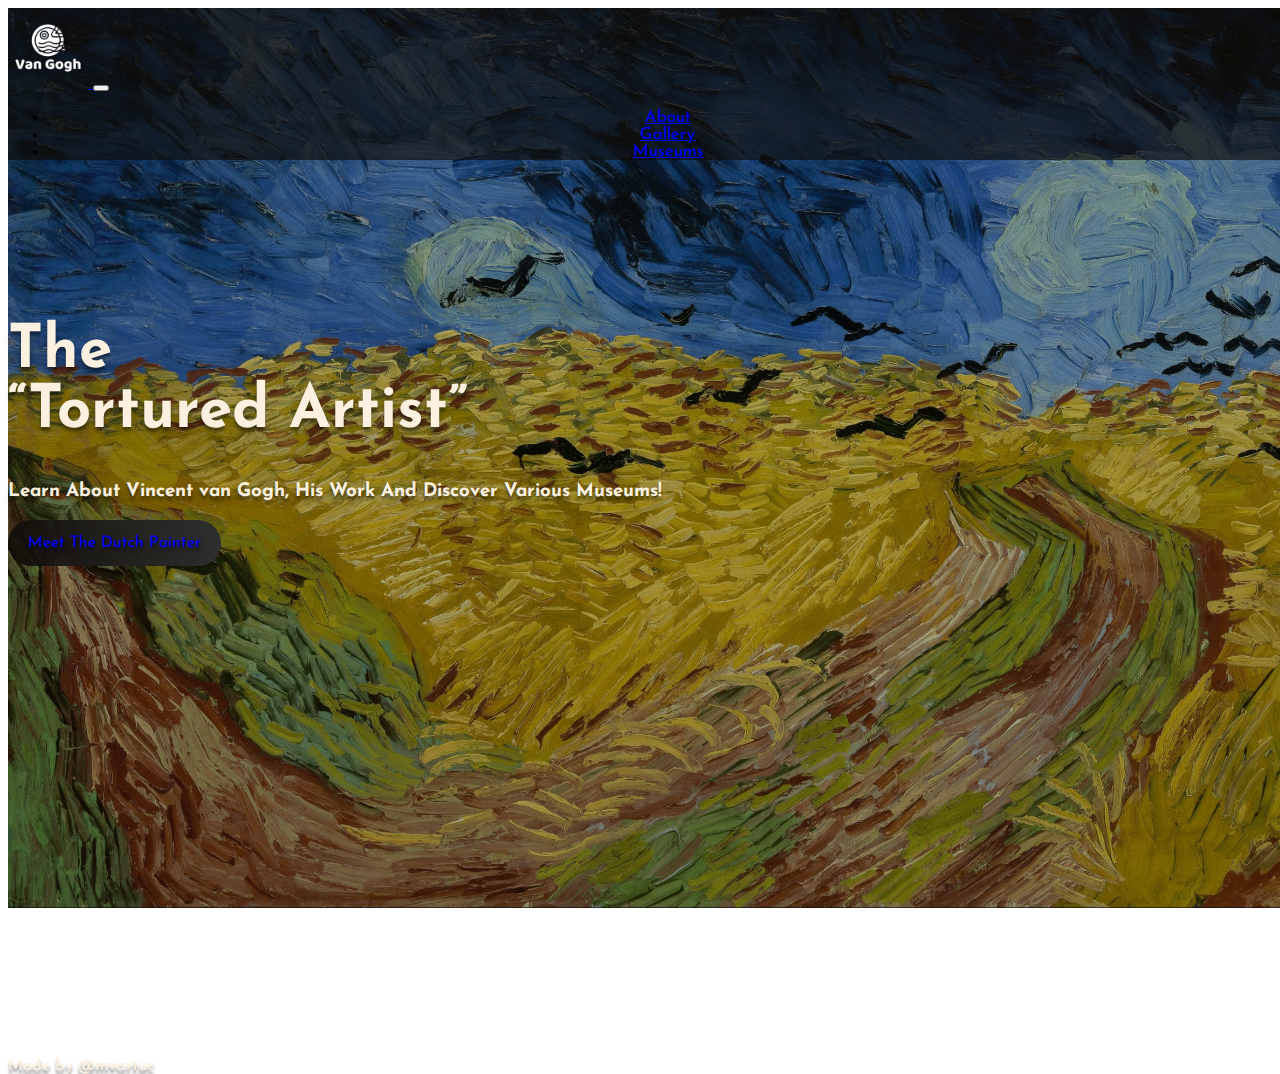
<file: index.html>
<!doctype html>
<html lang="en">

<head>
  <!-- Required meta tags -->
  <meta charset="utf-8">
  <meta name="viewport" content="width=device-width, initial-scale=1">

  <!-- Favicon -->
  <link rel="shortcut icon" type="image/x-icon" href="favicon.ico?">

  <!-- Bootstrap CSS -->
  <link href="https://cdn.jsdelivr.net/npm/bootstrap@5.0.0-beta3/dist/css/bootstrap.min.css" rel="stylesheet"
    integrity="sha384-eOJMYsd53ii+scO/bJGFsiCZc+5NDVN2yr8+0RDqr0Ql0h+rP48ckxlpbzKgwra6" crossorigin="anonymous">
  <!-- Custom CSS -->
  <link href="css/common.css" rel="stylesheet">
  <link href="css/homepage.css" rel="stylesheet">
  <!-- JQuery -->
  <script src="vendor/jquery-3.6.0.min.js"></script>

  <!-- Google Fonts- -->
  <link rel="preconnect" href="https://fonts.gstatic.com">
  <link href="https://fonts.googleapis.com/css2?family=Josefin+Sans:wght@400;500;700&display=swap" rel="stylesheet">

  <title>Vincent van Gogh</title>
</head>

<body>


  <div class="full-screen-bg">
    <!-- Navbar -->
    <nav class="navbar fixed-top navbar-expand-md navbar-dark py-0" id="navbar">
      <div class="container nav-container d-flex">
        <a class="navbar-brand" href="index.html">
          <img src="images/logo.png" alt="" width="80" height="80">
        </a>
        <button class="navbar-toggler" type="button" data-bs-toggle="collapse" data-bs-target="#navbarSupportedContent"
          aria-controls="navbarSupportedContent" aria-expanded="false" aria-label="Toggle navigation">
          <span class="navbar-toggler-icon"></span>
        </button>
        <div class="collapse navbar-collapse" id="navbarSupportedContent">
          <ul class="navbar-nav mb-2 mb-md-0 ms-md-auto">
            <li class="nav-item mx-md-3">
              <a class="nav-link" href="about.html">About</a>
            </li>
            <li class="nav-item mx-md-3">
              <a class="nav-link" href="gallery.html">Gallery</a>
            </li>
            <li class="nav-item mx-md-3">
              <a class="nav-link" href="museums.html">Museums</a>
            </li>
          </ul>
        </div>
      </div>
    </nav>
    <!--End of Navbar -->

    <div class="container d-flex flex-wrap" id="landing-page-content">
      <div class="row landing-page-row">
        <div class="col-md-6 col-sm-12 d-flex align-items-center justify-content-center">
          <h1 class="text-center text-md-start mb-5 pb-5 mt-5 mt-md-0" id="homepage-h1">
            The
            <br class="d-xxl-none">
            <span class="quotation-marks">“</span>Tortured Artist<span class="quotation-marks">”</span>
          </h1>
        </div>
        <div class="col-md-6 col-sm-12 d-flex flex-wrap mb-4 mb-md-0">
          <h3 class="mt-auto pt-5 text-center text-md-end" id="homepage-h3">Learn About Vincent van Gogh, His Work And
            Discover Various Museums!</h3>
          <a href="about.html" id="get-started" class="btn btn-dark ms-auto me-md-0 me-auto mb-5 mb-md-0">Meet The Dutch
            Painter</a>
        </div>
      </div>
      <p class="ms-auto me-auto"> Made by <a target="_blank" id="github-link"
          href="https://github.com/mvartuc">@mvartuc</a></p>
    </div>

  </div>


  <!-- Option 1: Bootstrap Bundle with Popper -->
  <script src="https://cdn.jsdelivr.net/npm/bootstrap@5.0.0-beta3/dist/js/bootstrap.bundle.min.js"
    integrity="sha384-JEW9xMcG8R+pH31jmWH6WWP0WintQrMb4s7ZOdauHnUtxwoG2vI5DkLtS3qm9Ekf"
    crossorigin="anonymous"></script>
  <script src="js/main.js"></script>
</body>

</html>
</file>
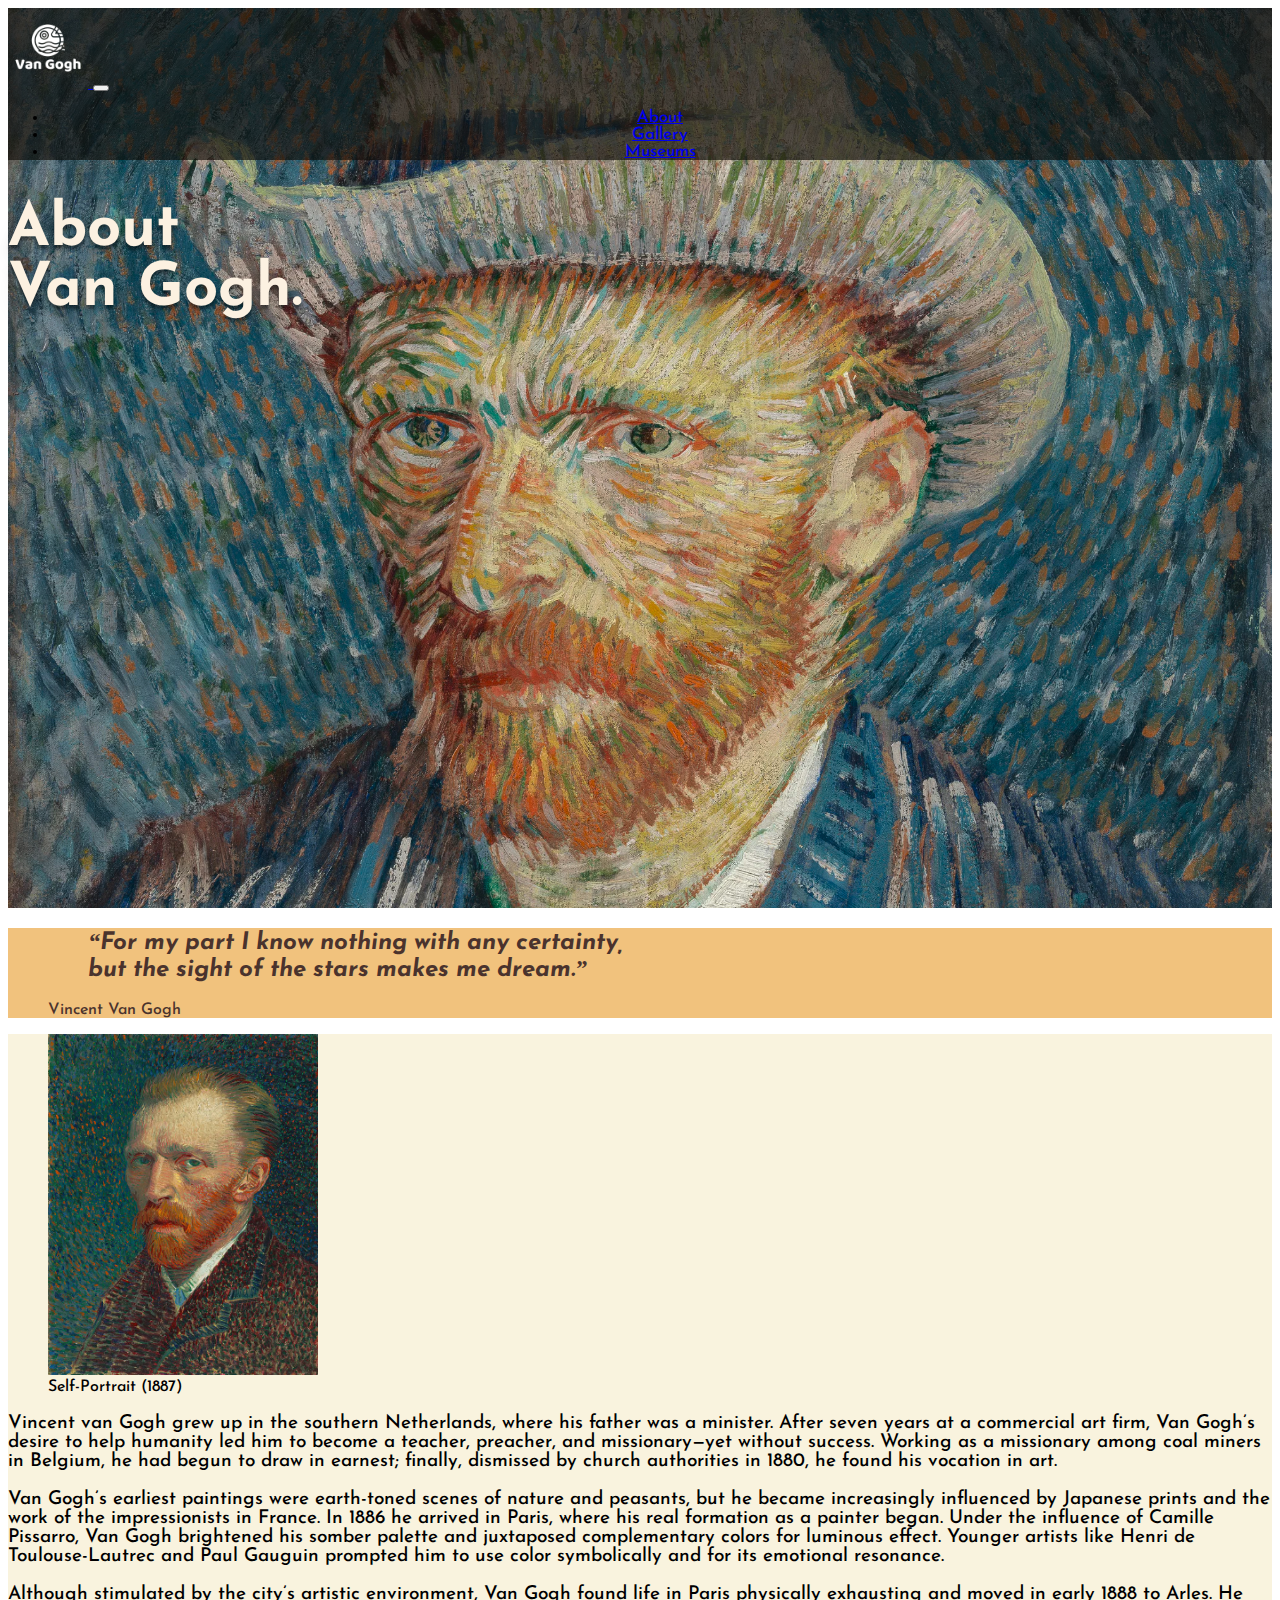
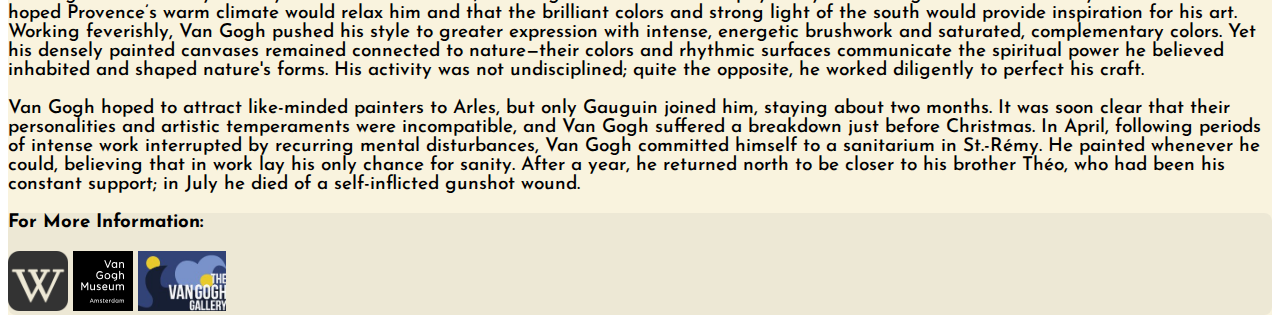
<file: about.html>
<!doctype html>
<html lang="en">

<head>
  <!-- Required meta tags -->
  <meta charset="utf-8">
  <meta name="viewport" content="width=device-width, initial-scale=1">

  <!-- Bootstrap CSS -->
  <link href="https://cdn.jsdelivr.net/npm/bootstrap@5.0.0-beta3/dist/css/bootstrap.min.css" rel="stylesheet"
    integrity="sha384-eOJMYsd53ii+scO/bJGFsiCZc+5NDVN2yr8+0RDqr0Ql0h+rP48ckxlpbzKgwra6" crossorigin="anonymous">
  <!-- Custom CSS -->
  <link href="css/common.css" rel="stylesheet">
  <link href="css/about.css" rel="stylesheet">
  <!-- JQuery -->
  <script src="vendor/jquery-3.6.0.min.js"></script>

  <!-- Google Fonts- -->
  <link rel="preconnect" href="https://fonts.gstatic.com">
  <link href="https://fonts.googleapis.com/css2?family=Josefin+Sans:wght@400;500;700&display=swap" rel="stylesheet">

  <title>About | Vincent van Gogh</title>
</head>

<body>
  <section class="first-section">
    <div class="about-start d-flex align-items-end">
      <!-- Navbar -->
      <nav class="autohide navbar fixed-top navbar-expand-md navbar-dark py-0" id="navbar">
        <div class="container nav-container d-flex">
          <a class="navbar-brand" href="index.html">
            <img src="images/logo.png" alt="" width="80" height="80">
          </a>
          <button class="navbar-toggler" type="button" data-bs-toggle="collapse"
            data-bs-target="#navbarSupportedContent" aria-controls="navbarSupportedContent" aria-expanded="false"
            aria-label="Toggle navigation">
            <span class="navbar-toggler-icon"></span>
          </button>
          <div class="collapse navbar-collapse" id="navbarSupportedContent">
            <ul class="navbar-nav mb-2 mb-md-0 ms-md-auto">
              <li class="nav-item mx-md-3">
                <a class="nav-link active" aria-current="page" href="about.html">About</a>
              </li>
              <li class="nav-item mx-md-3">
                <a class="nav-link" href="gallery.html">Gallery</a>
              </li>
              <li class="nav-item mx-md-3">
                <a class="nav-link" href="museums.html">Museums</a>
              </li>
            </ul>
          </div>
        </div>
      </nav>
      <!--End of Navbar -->
      <div class="container">
        <h1 class="start-h1 mb-5">About <span class="d-md-none responsive-br-1"><br></span> Van Gogh.</h1>
      </div>
  </section>
  </div>

  <section class="second-section pt-5 pb-2">
    <div class="container">
      <figure class="text-end">
        <blockquote class="blockquote">
          <h2>
            <span class="quotation-marks">“</span>For my part I know nothing with any certainty, <br id="quote-br"> but
            the sight of the stars <br id="quote-br-2"> makes me dream.<span class="quotation-marks">”</span>
          </h2>
        </blockquote>
        <figcaption class="blockquote-footer figcap-1">
          Vincent Van Gogh
        </figcaption>
      </figure>
    </div>
  </section>

  <section class="third-section py-5">
    <div class="container">
      <div class="row">
        <div class="col-12">
          <div class="floating-portrait d-flex d-md-block mb-3 mb-md-0 justify-content-center">
            <figure class="figure float-none float-md-start pe-0 pe-md-5 text-center">
              <img src="images/self-portrait-2.jpg" class="figure-img img-fluid rounded" alt="...">
              <figcaption class="figure-caption figcap-2">Self-Portrait (1887)</figcaption>
            </figure>
          </div>
          <p class="about-content-p ps-0 ps-md-5">
            Vincent van Gogh grew up in the southern Netherlands, where his father was a minister. After seven years at
            a commercial art firm, Van Gogh’s desire to help humanity led him to become a teacher, preacher, and
            missionary—yet without success. Working as a missionary among coal miners in Belgium, he had begun to draw
            in earnest; finally, dismissed by church authorities in 1880, he found his vocation in art.
          </p>
          <p class=" about-content-p">
            Van Gogh’s earliest paintings were earth-toned scenes of nature and peasants, but he became increasingly
            influenced by Japanese prints and the work of the impressionists in France. In 1886 he arrived in Paris,
            where his real formation as a painter began. Under the influence of Camille Pissarro, Van Gogh brightened
            his somber palette and juxtaposed complementary colors for luminous effect. Younger artists like Henri de
            Toulouse-Lautrec and Paul Gauguin prompted him to use color symbolically and for its emotional resonance.
          </p>
          <p class="about-content-p">
            Although stimulated by the city’s artistic environment, Van Gogh found life in Paris physically exhausting
            and moved in early 1888 to Arles. He hoped Provence’s warm climate would relax him and that the brilliant
            colors and strong light of the south would provide inspiration for his art. Working feverishly, Van Gogh
            pushed his style to greater expression with intense, energetic brushwork and saturated, complementary
            colors. Yet his densely painted canvases remained connected to nature—their colors and rhythmic surfaces
            communicate the spiritual power he believed inhabited and shaped nature's forms. His activity was not
            undisciplined; quite the opposite, he worked diligently to perfect his craft.
          </p>
          <p class="about-content-p">
            Van Gogh hoped to attract like-minded painters to Arles, but only Gauguin joined him, staying about two
            months. It was soon clear that their personalities and artistic temperaments were incompatible, and Van Gogh
            suffered a breakdown just before Christmas. In April, following periods of intense work interrupted by
            recurring mental disturbances, Van Gogh committed himself to a sanitarium in St.-Rémy. He painted whenever
            he could, believing that in work lay his only chance for sanity. After a year, he returned north to be
            closer to his brother Théo, who had been his constant support; in July he died of a self-inflicted gunshot
            wound.
          </p>
        </div>
        <div id="for-more-info" class="col-12 gy-5 mt-5 py-5 text-center">
          <h3>For More Information:</h3>
          <a href="https://en.wikipedia.org/wiki/Vincent_van_Gogh" target="_blank" class="more-info-links">
            <img class="more-info-icons mx-2" src="images/wikipedia.ico"></img>
          </a>
          <a href="https://www.vangoghmuseum.nl/en/art-and-stories/vincents-life-1853-1890" target="_blank"
            class="more-info-links">
            <img class="more-info-icons mx-2" src="images/van-gogh-museum-amsterdam-logo.svg">
          </a>
          <a href="https://www.vangoghgallery.com/misc/biography.html" target="_blank" class="more-info-links">
            <img class="more-info-icons mx-2" src="images/the-vg-gallery-logo.jpg">
          </a>
        </div>
      </div>
    </div>
  </section>


  <!-- Option 1: Bootstrap Bundle with Popper -->
  <script src="https://cdn.jsdelivr.net/npm/bootstrap@5.0.0-beta3/dist/js/bootstrap.bundle.min.js"
    integrity="sha384-JEW9xMcG8R+pH31jmWH6WWP0WintQrMb4s7ZOdauHnUtxwoG2vI5DkLtS3qm9Ekf"
    crossorigin="anonymous"></script>
  <!-- Custom JS -->
  <script src="js/common.js"></script>
</body>

</html>
</file>
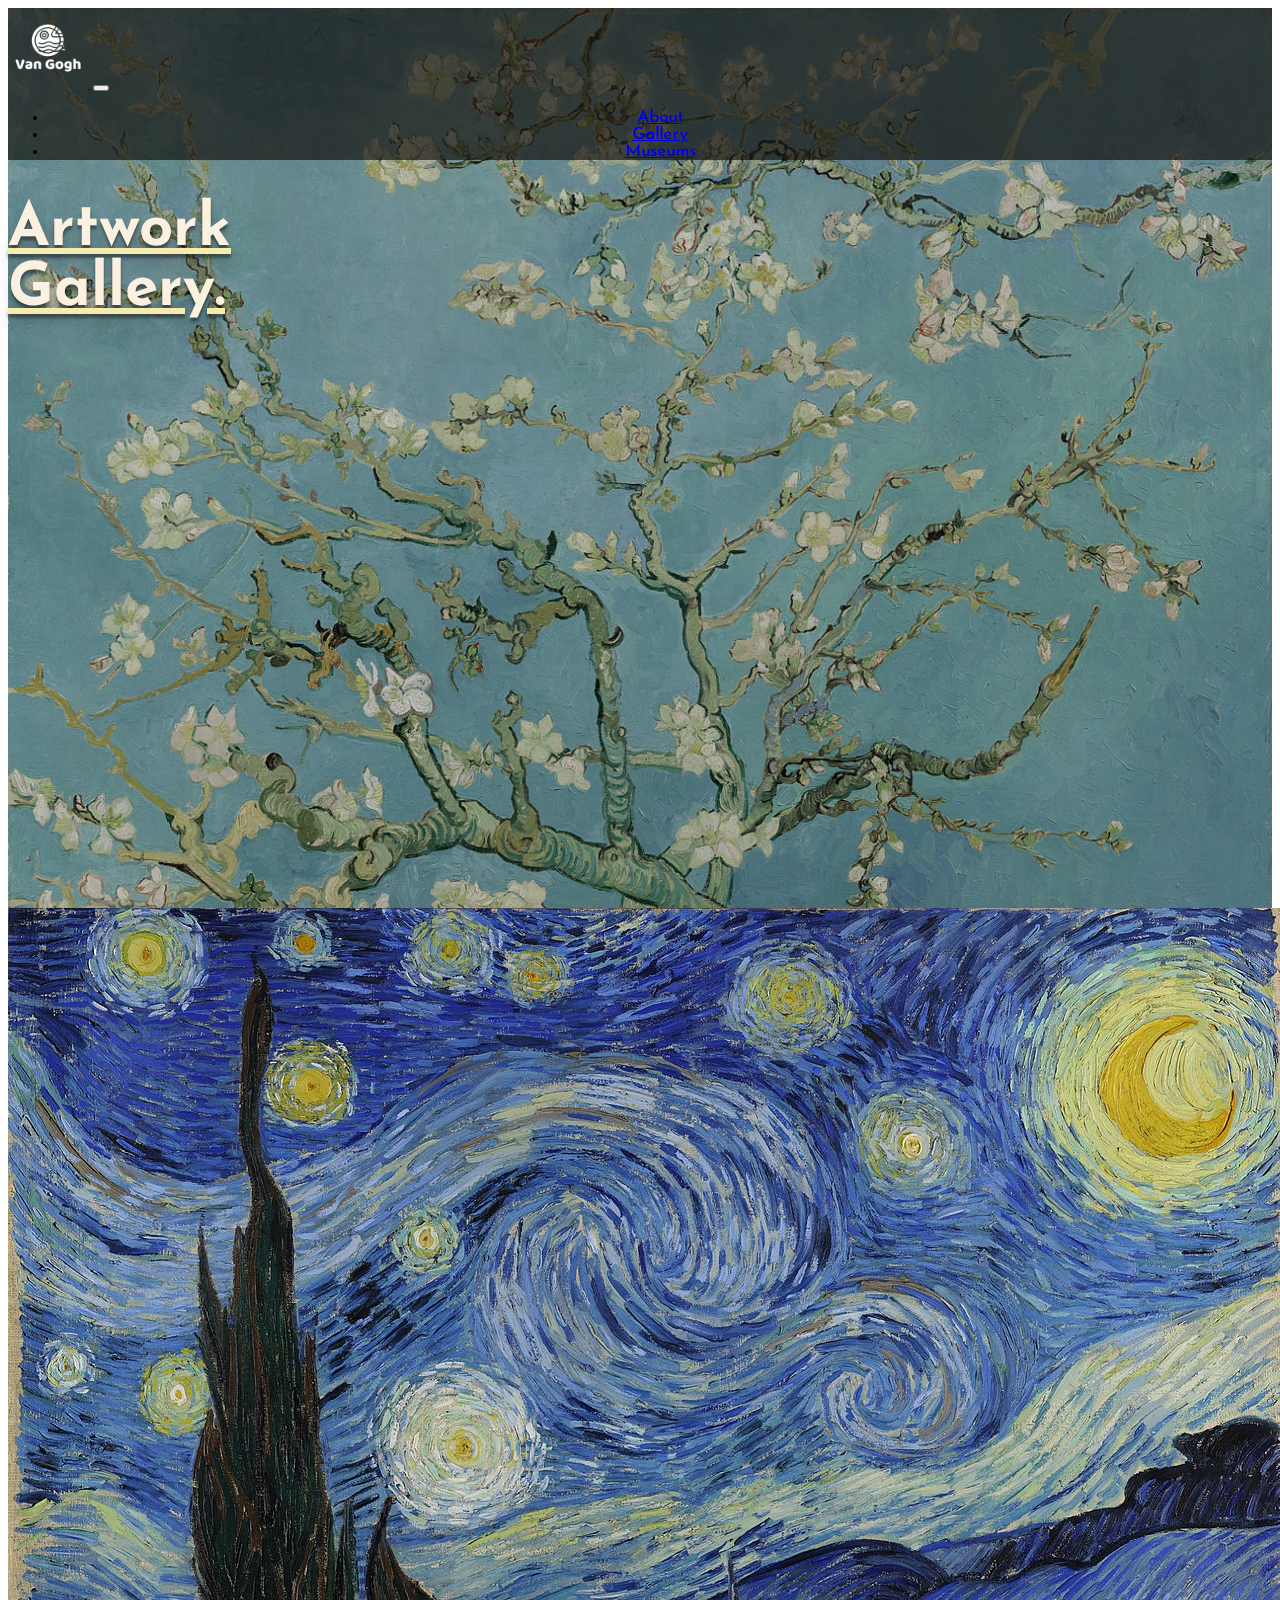
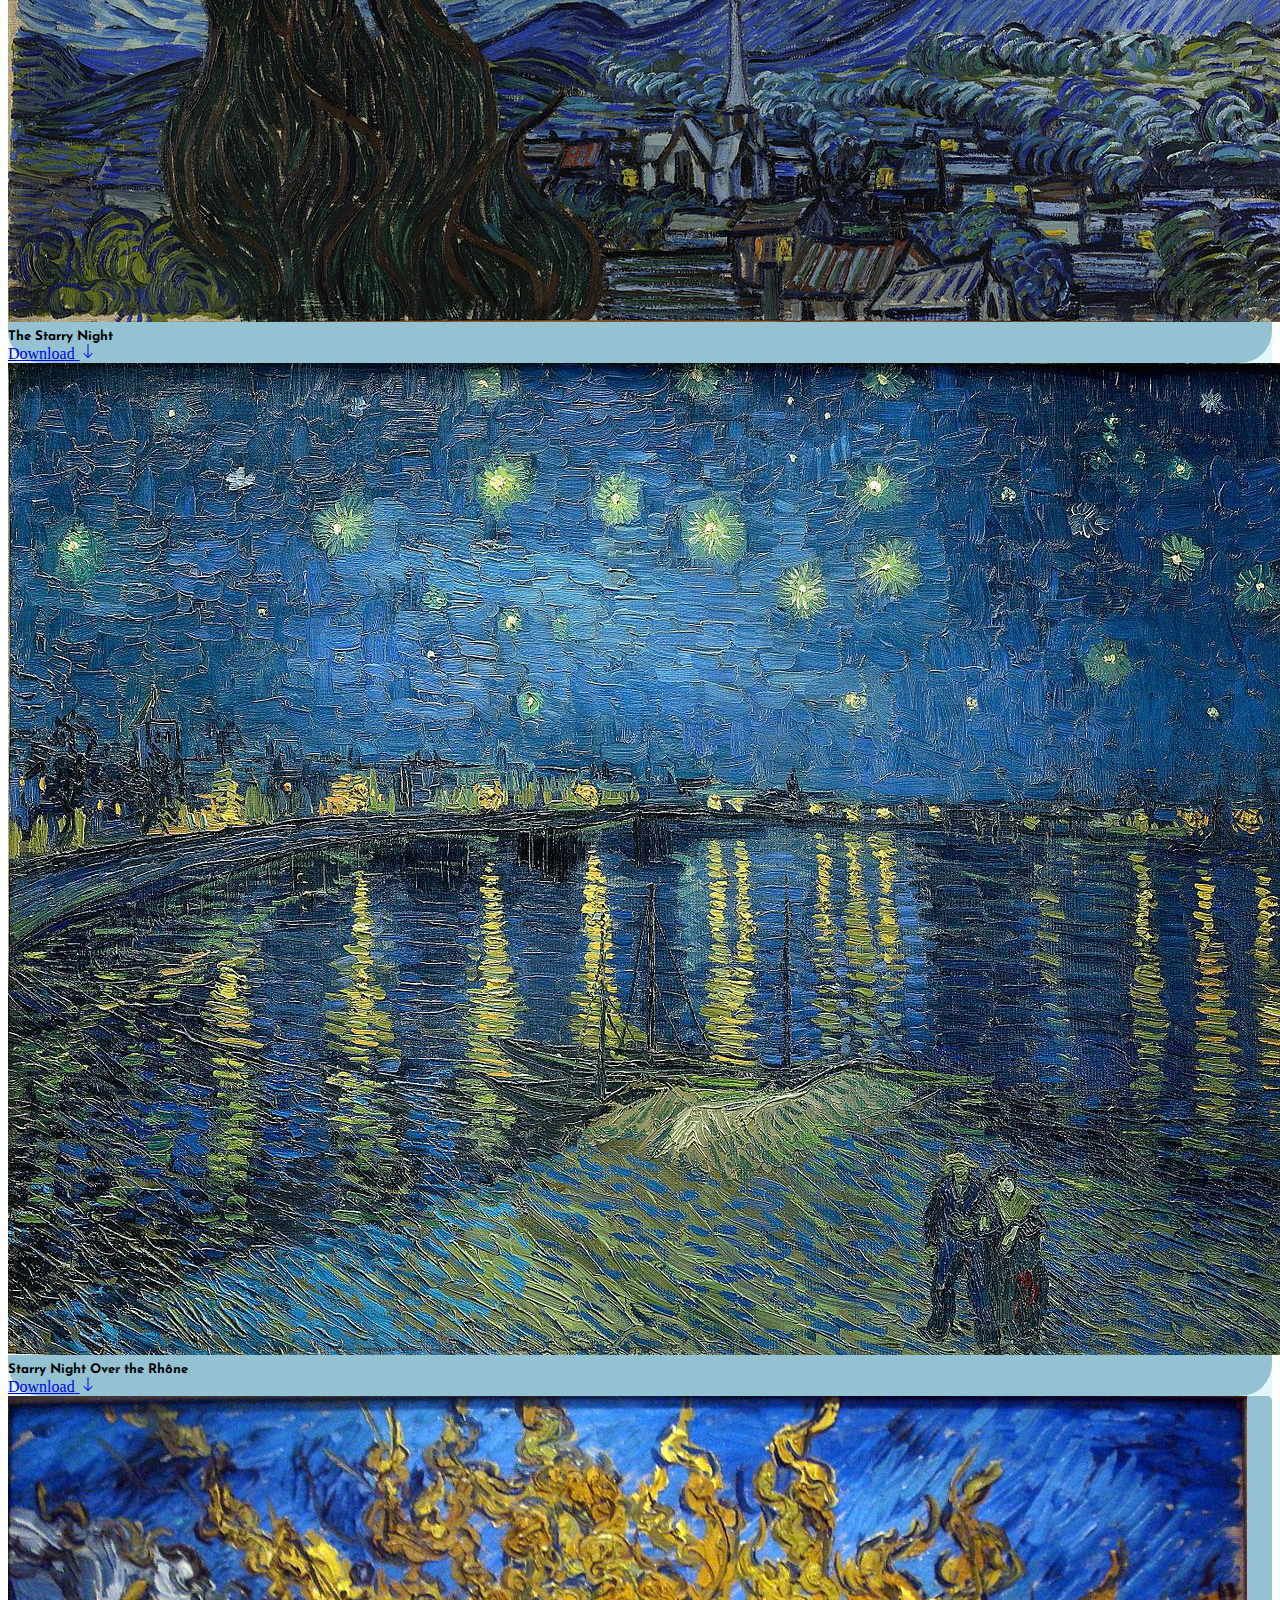
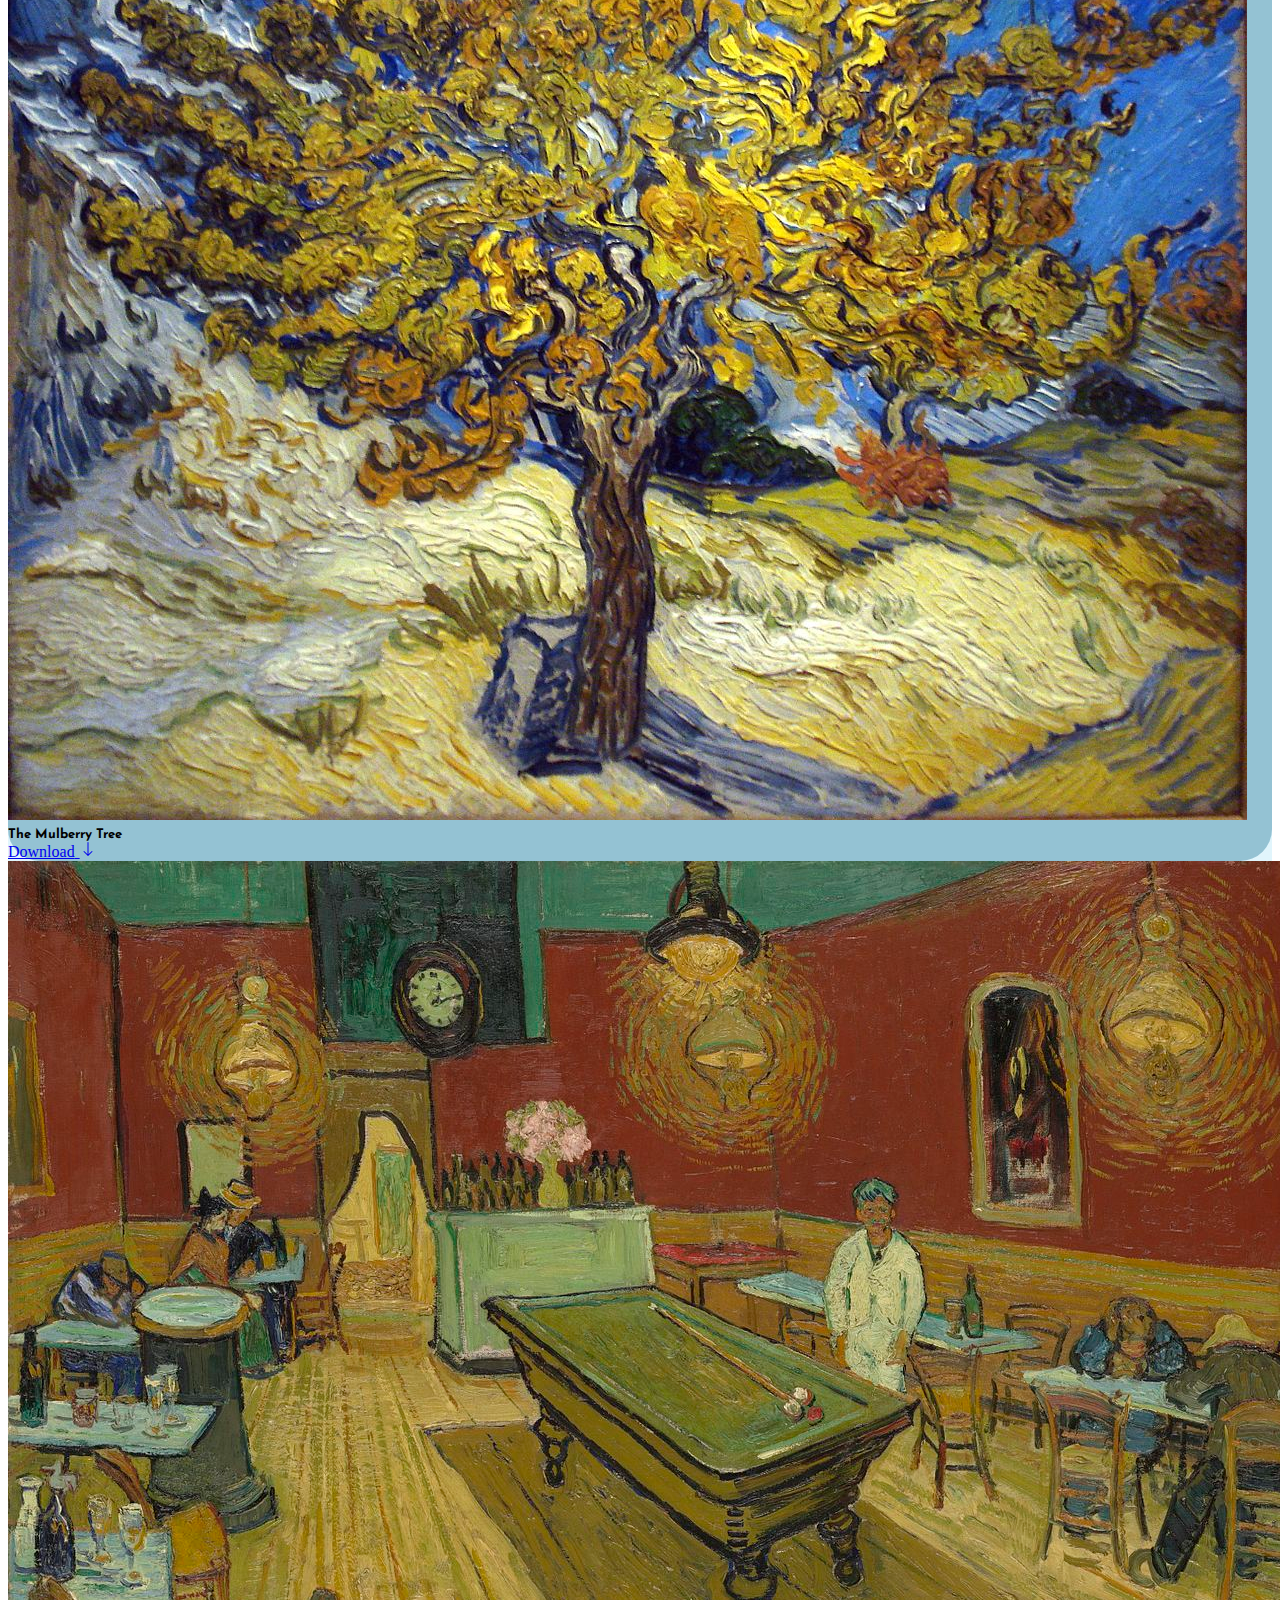
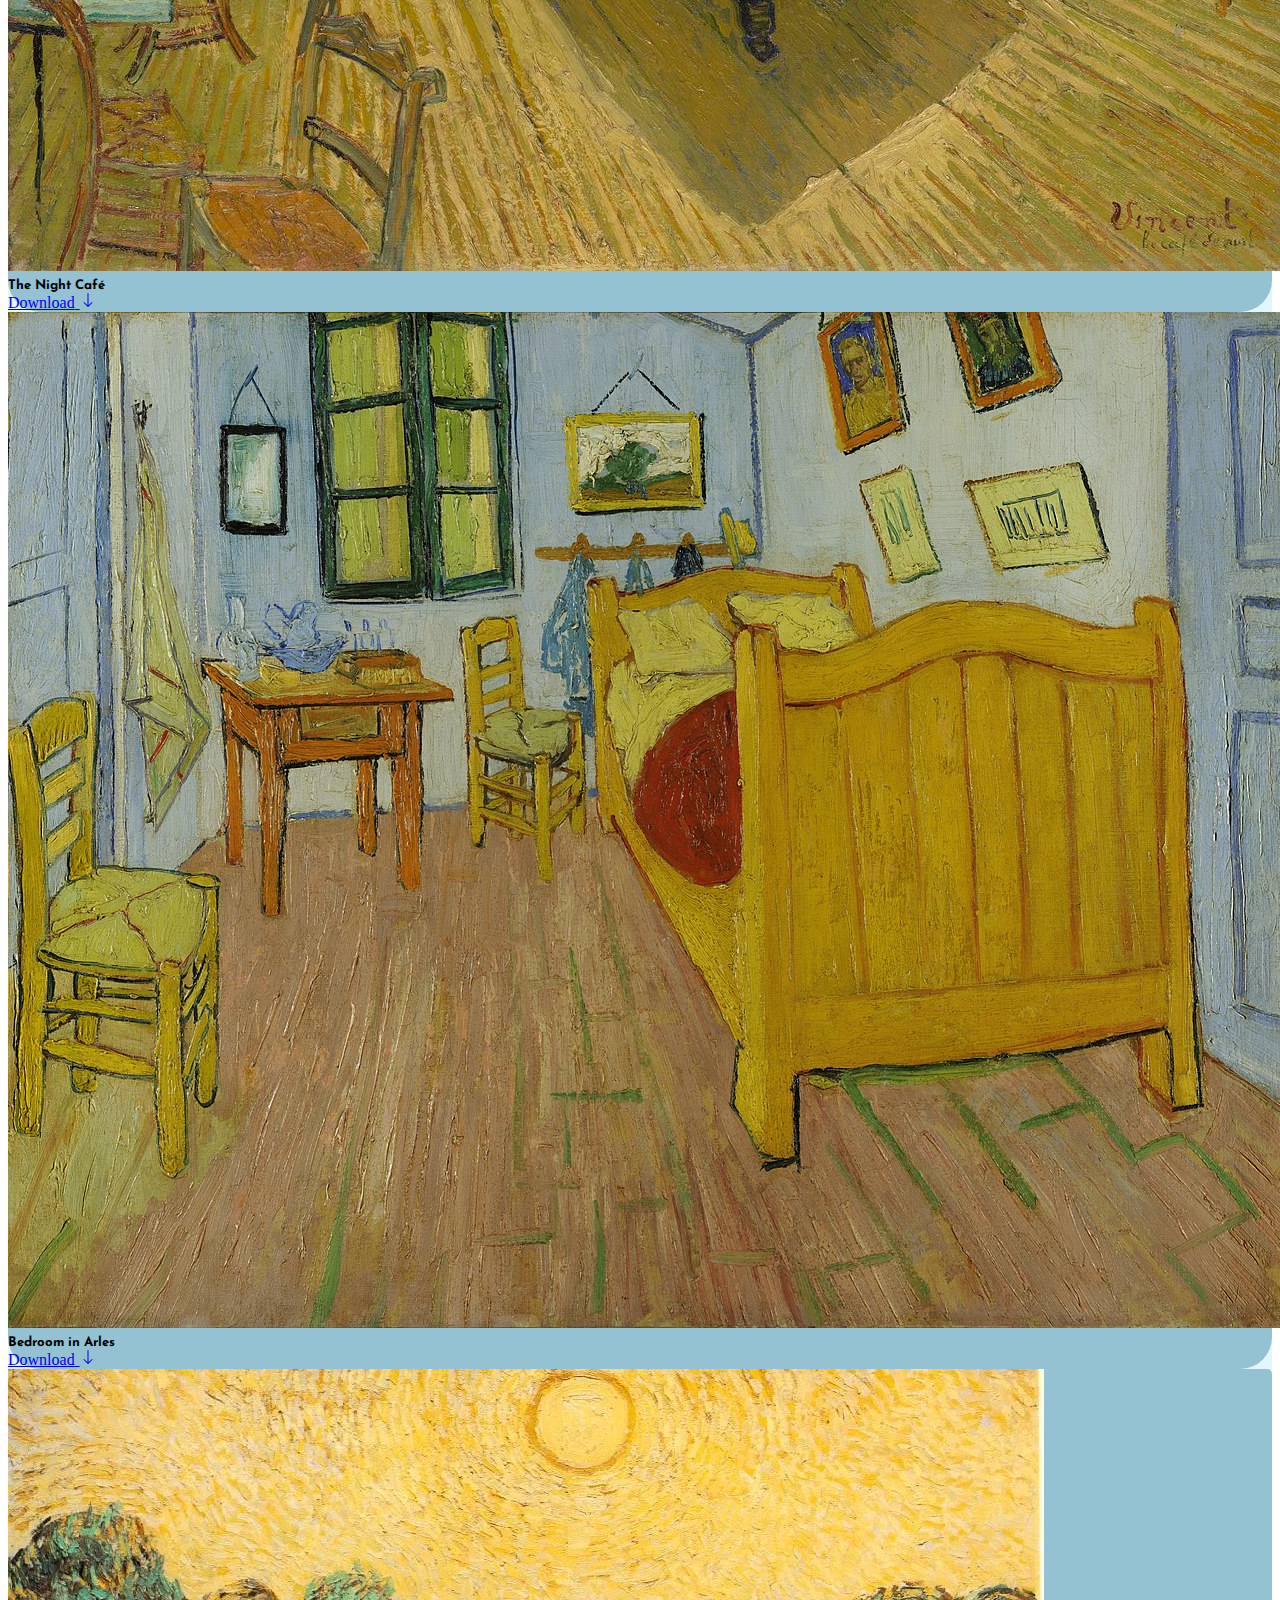
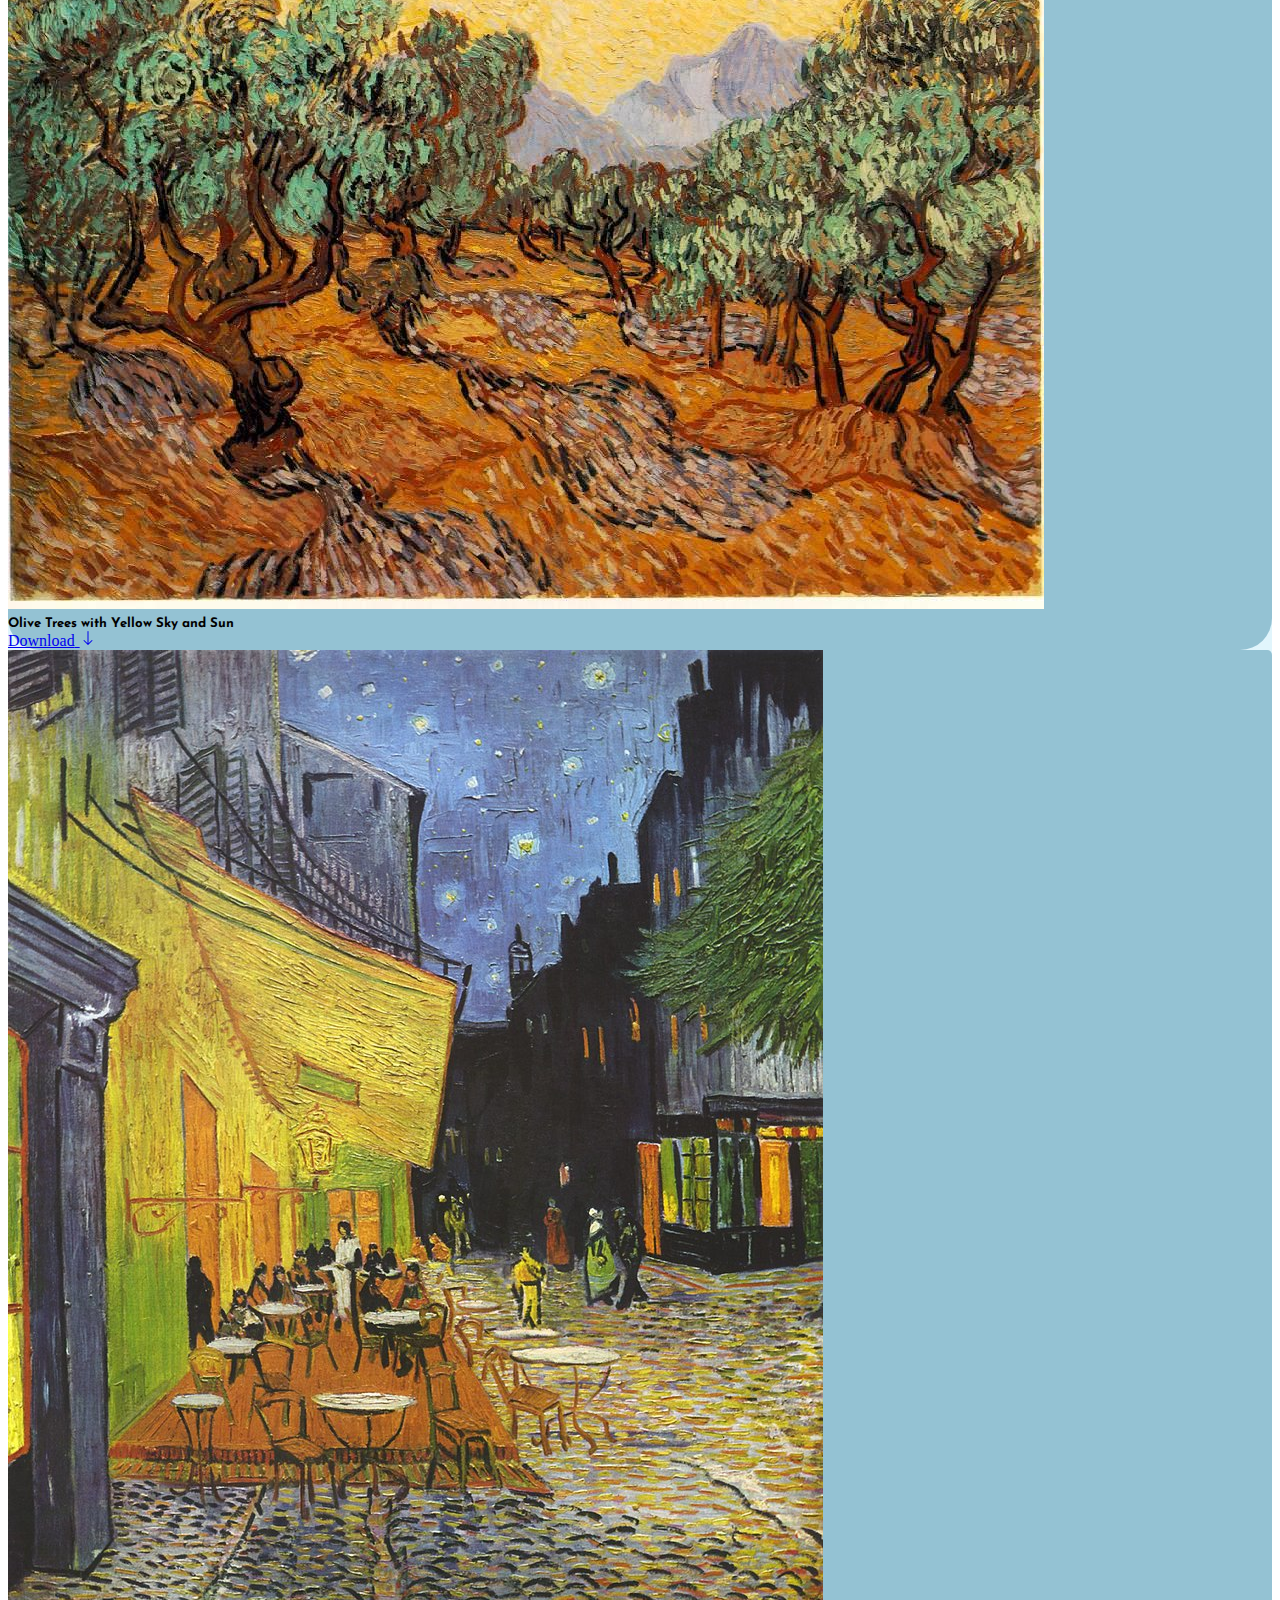
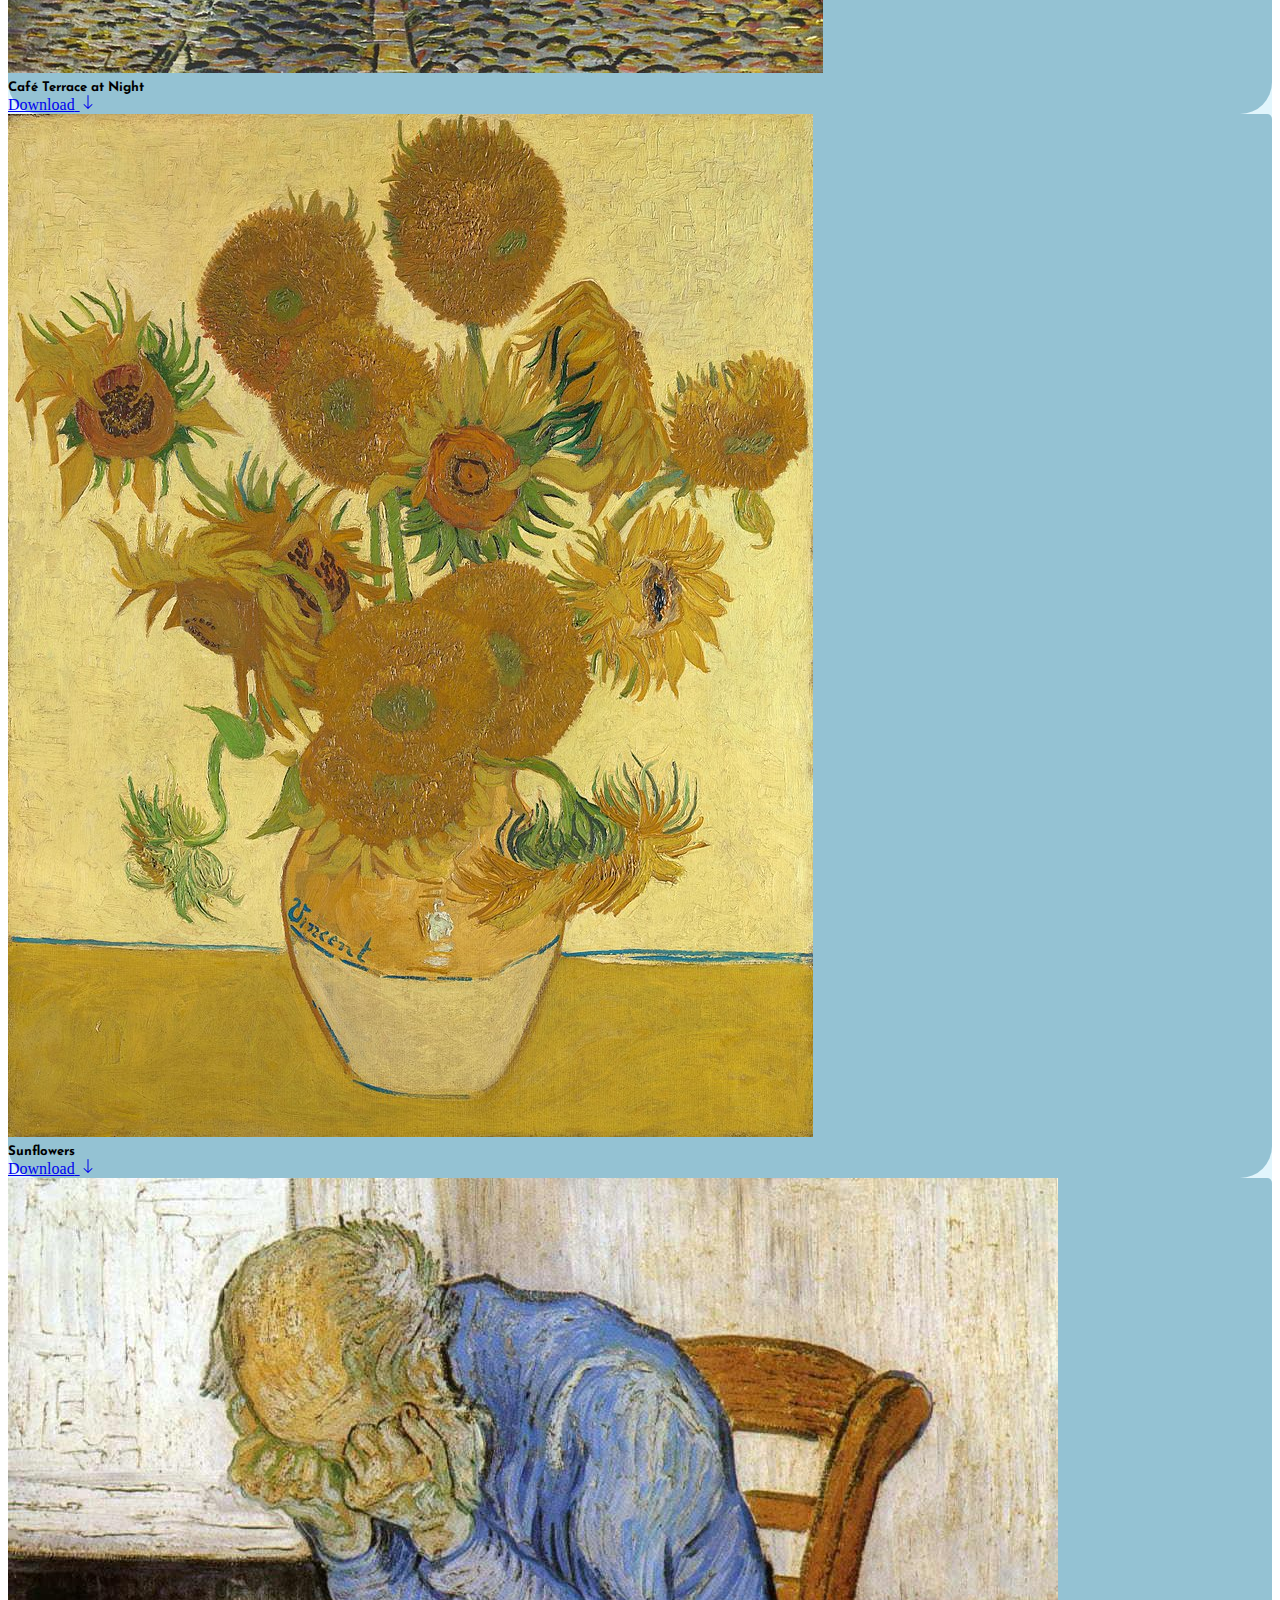
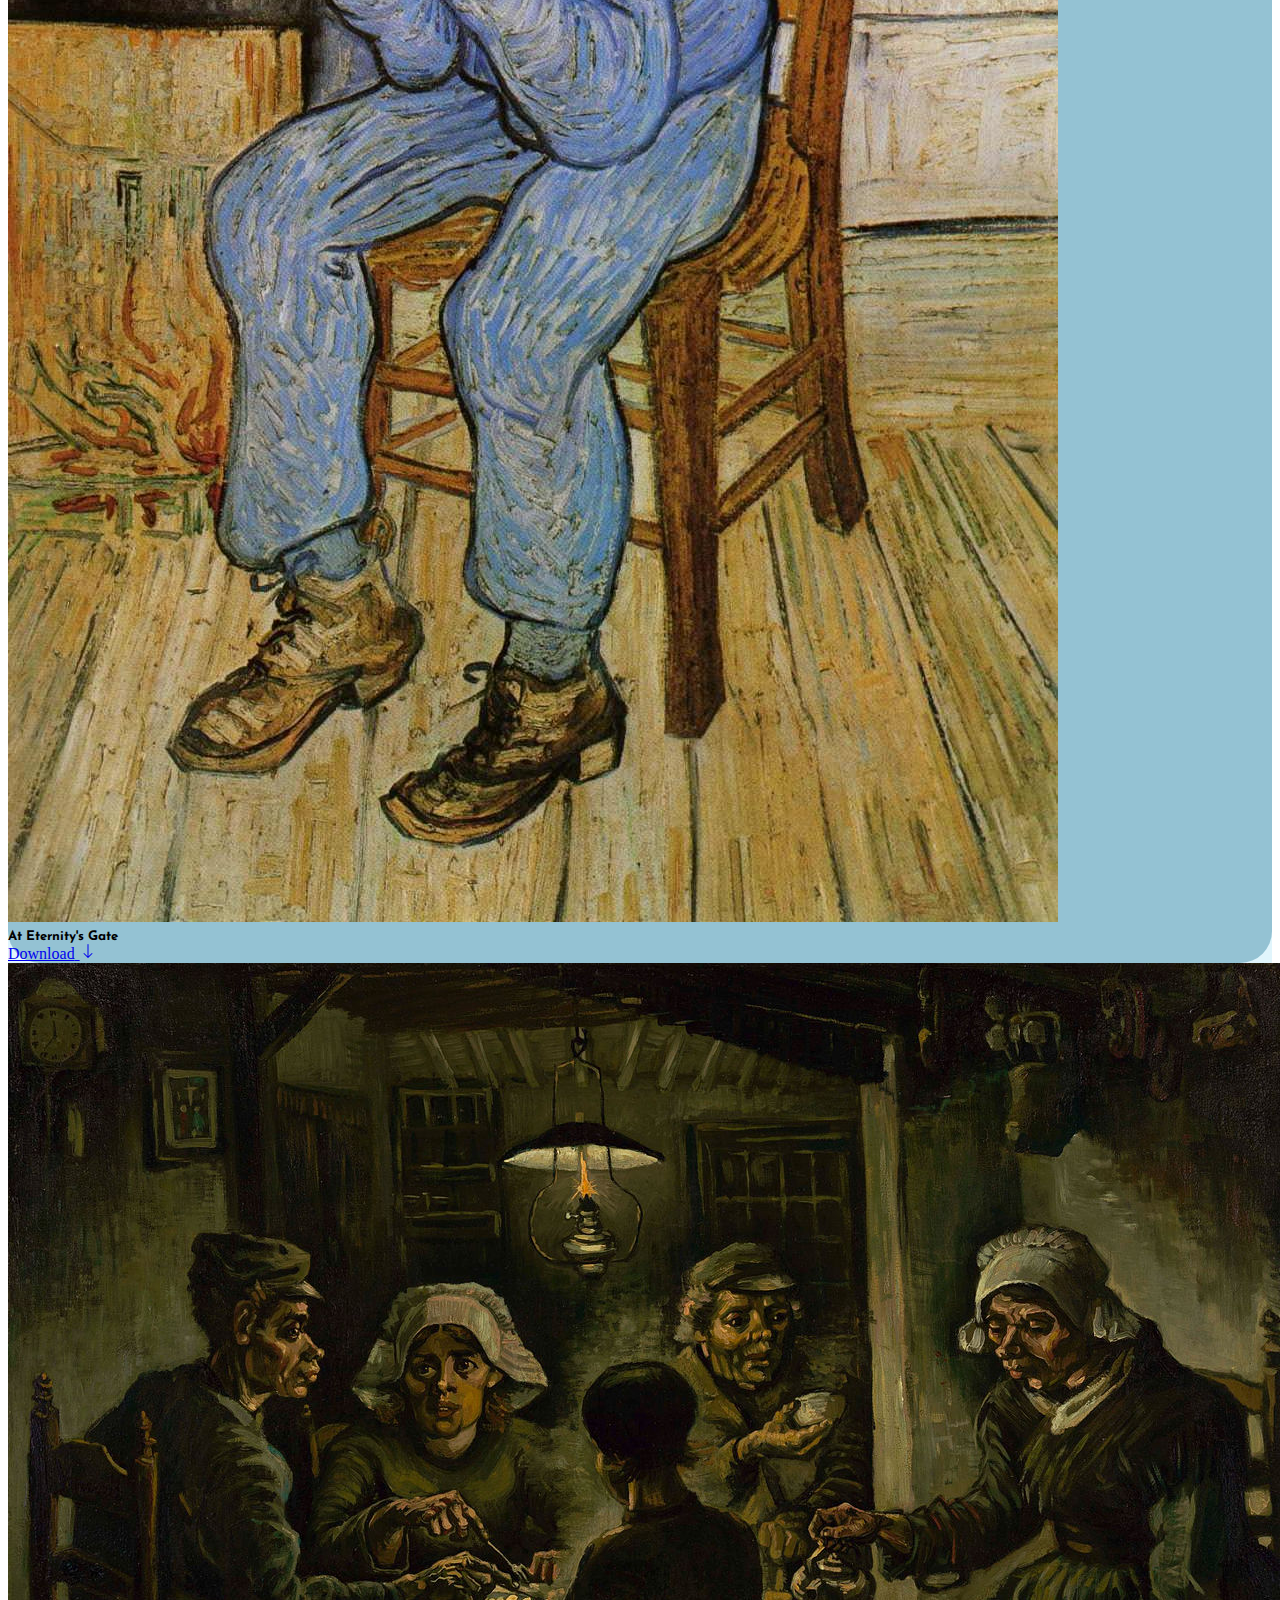
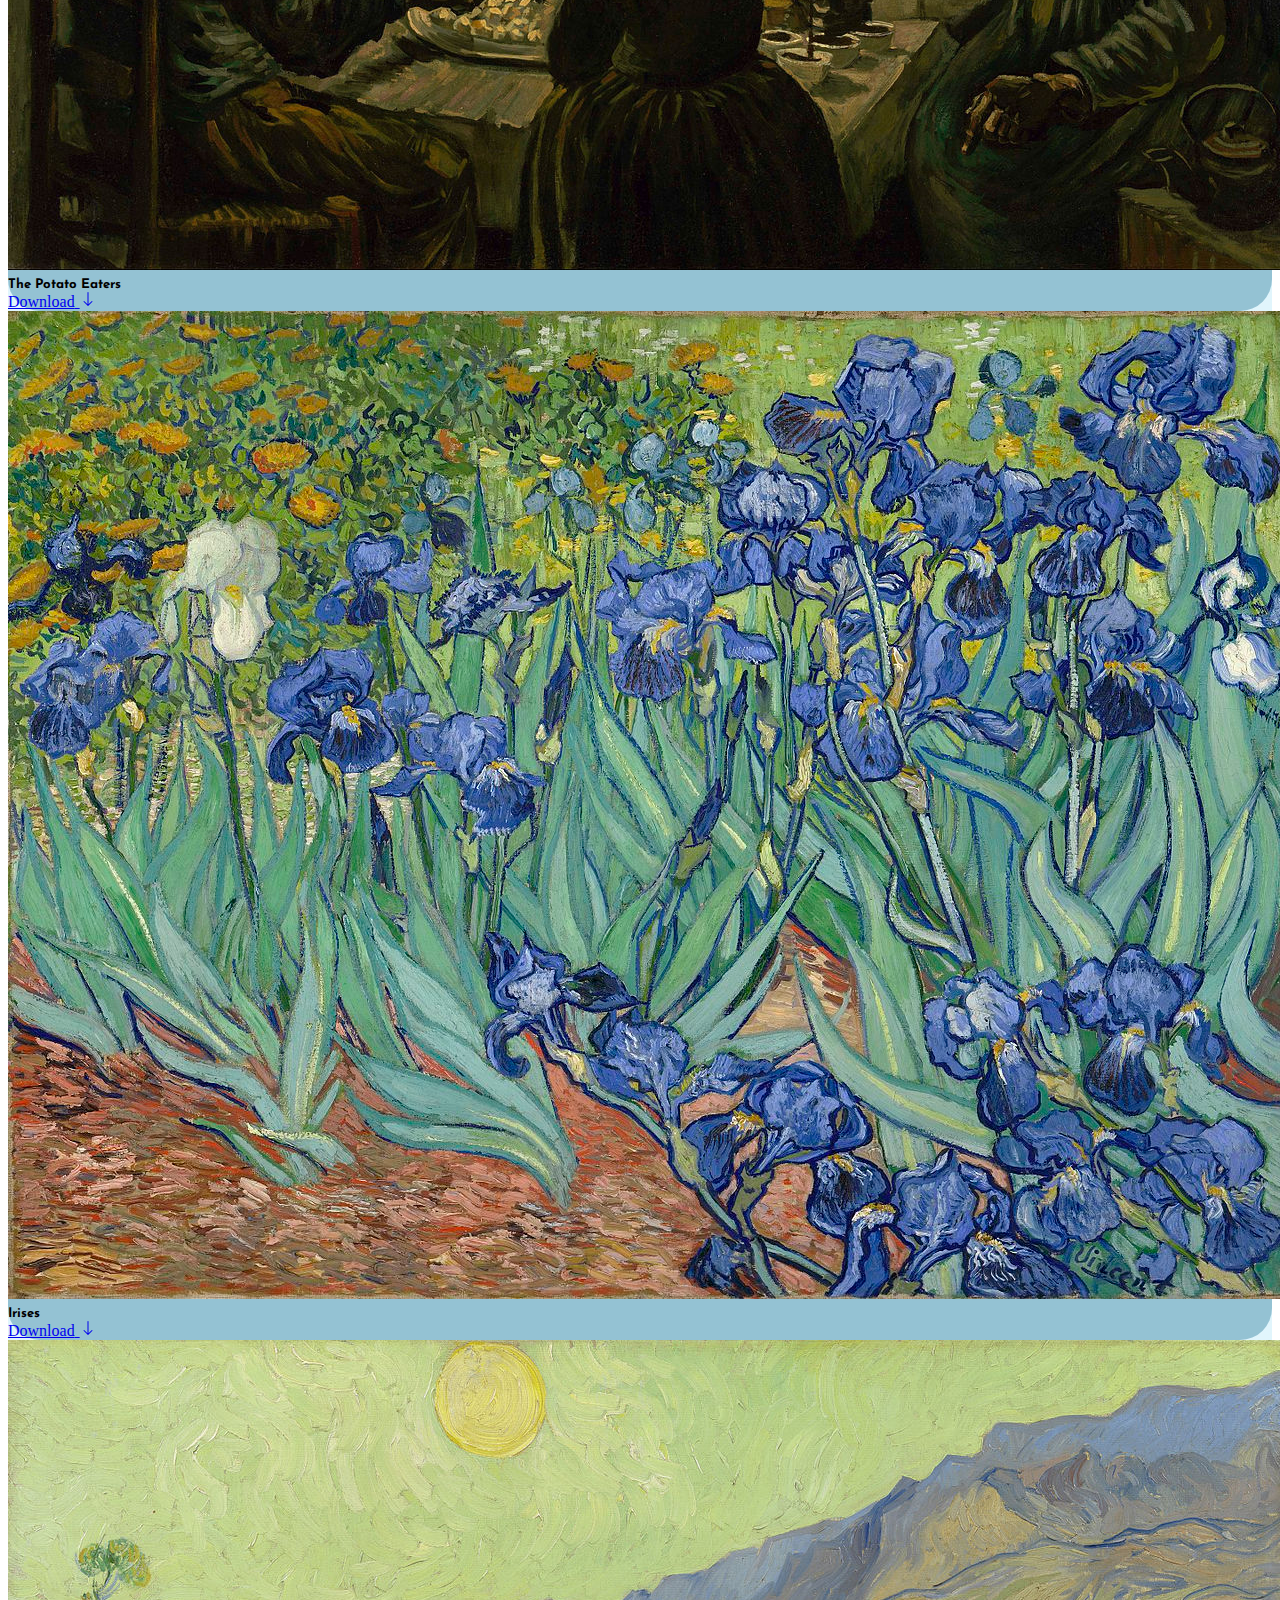
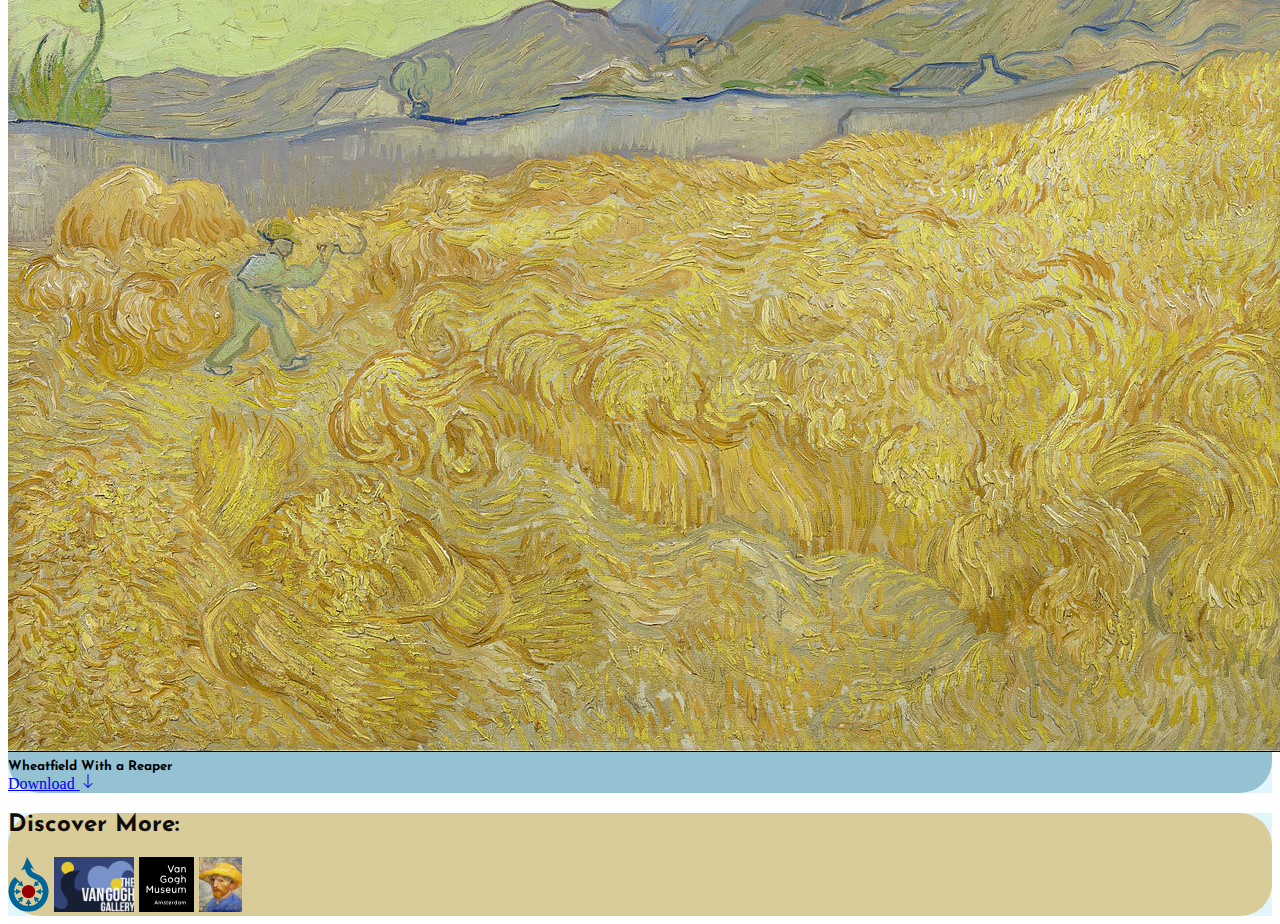
<file: gallery.html>
<!doctype html>
<html lang="en">

<head>
  <!-- Required meta tags -->
  <meta charset="utf-8">
  <meta name="viewport" content="width=device-width, initial-scale=1">

  <!-- Bootstrap CSS -->
  <link href="https://cdn.jsdelivr.net/npm/bootstrap@5.0.0-beta3/dist/css/bootstrap.min.css" rel="stylesheet"
    integrity="sha384-eOJMYsd53ii+scO/bJGFsiCZc+5NDVN2yr8+0RDqr0Ql0h+rP48ckxlpbzKgwra6" crossorigin="anonymous">
  <!-- Custom CSS -->
  <link href="css/common.css" rel="stylesheet">
  <link href="css/gallery.css" rel="stylesheet">
  <!-- JQuery -->
  <script src="vendor/jquery-3.6.0.min.js"></script>

  <!-- Google Fonts- -->
  <link rel="preconnect" href="https://fonts.gstatic.com">
  <link href="https://fonts.googleapis.com/css2?family=Josefin+Sans:wght@400;500;700&display=swap" rel="stylesheet">

  <!-- Lighbox CSS -->
  <link href="vendor/lightbox.min.css" rel="stylesheet">
  <title>Gallery | Vincent van Gogh</title>
</head>

<body>

  <section id="sec-1">
    <div class="gallery-start d-flex align-items-center">
      <!-- Navbar -->
      <nav class="autohide navbar fixed-top navbar-expand-md navbar-dark py-0" id="navbar">
        <div class="container nav-container d-flex">
          <a class="navbar-brand" href="index.html">
            <img src="images/logo.png" alt="" width="80" height="80">
          </a>
          <button class="navbar-toggler" type="button" data-bs-toggle="collapse"
            data-bs-target="#navbarSupportedContent" aria-controls="navbarSupportedContent" aria-expanded="false"
            aria-label="Toggle navigation">
            <span class="navbar-toggler-icon"></span>
          </button>
          <div class="collapse navbar-collapse" id="navbarSupportedContent">
            <ul class="navbar-nav mb-2 mb-md-0 ms-md-auto">
              <li class="nav-item mx-md-3">
                <a class="nav-link" href="about.html">About</a>
              </li>
              <li class="nav-item mx-md-3">
                <a class="nav-link active" aria-current="page" href="gallery.html">Gallery</a>
              </li>
              <li class="nav-item mx-md-3">
                <a class="nav-link" href="museums.html">Museums</a>
              </li>
            </ul>
          </div>
        </div>
      </nav>
      <!--End of Navbar -->

      <div class="container">
        <h1 id="start-h1" class="text-md-end text-center">Artwork <span class="responsive-br d-md-none"><br></span>
          Gallery.</h1>
      </div>
    </div>
  </section>

  <section id="sec-2">
    <div class="gallery-div py-5">
      <div class="container">
        <div class="row row-cols-xl-3 row-cols-md-2 row-cols-1">
          <div class="col gy-5 gx-5">
            <div class="card img-card text-center">
              <div class="img-link-div">
                <a href="images/starry-night.jpg" data-lightbox="gallery" data-title="The Starry Night">
                  <img src="images/starry-night.jpg" class="img-fluid card-img-top" alt="...">
                </a>
              </div>
              <div class="card-body d-flex justify-content-between align-items-center">
                <h5 class="card-title">The Starry Night</h5>
                <a href="images/starry-night.jpg" download="starry-night.jpg"
                  class="btn btn-outline-dark dl-btn d-flex align-items-center">
                  <span class="dl-btn-text me-1">Download</span>
                  <svg xmlns="http://www.w3.org/2000/svg" width="16" height="16" fill="currentColor"
                    class="bi bi-arrow-down" viewBox="0 0 16 16">
                    <path fill-rule="evenodd"
                      d="M8 1a.5.5 0 0 1 .5.5v11.793l3.146-3.147a.5.5 0 0 1 .708.708l-4 4a.5.5 0 0 1-.708 0l-4-4a.5.5 0 0 1 .708-.708L7.5 13.293V1.5A.5.5 0 0 1 8 1z">
                    </path>
                  </svg>
                </a>
              </div>
            </div>
          </div>
          <div class="col gy-5 gx-5">
            <div class="card img-card text-center">
              <div class="img-link-div">
                <a href="images/starry-night-over-the-rhône.jpg" data-lightbox="gallery"
                  data-title="Starry Night Over the Rhône">
                  <img src="images/starry-night-over-the-rhône.jpg" class="img-fluid card-img-top" alt="...">
                </a>
              </div>
              <div class="card-body d-flex justify-content-between align-items-center">
                <h5 class="card-title">Starry Night Over the Rhône</h5>
                <a href="images/starry-night-over-the-rhône.jpg" download="starry-night-over-the-rhône.jpg"
                  class="btn btn-outline-dark dl-btn d-flex align-items-center">
                  <span class="dl-btn-text me-1">Download</span>
                  <svg xmlns="http://www.w3.org/2000/svg" width="16" height="16" fill="currentColor"
                    class="bi bi-arrow-down" viewBox="0 0 16 16">
                    <path fill-rule="evenodd"
                      d="M8 1a.5.5 0 0 1 .5.5v11.793l3.146-3.147a.5.5 0 0 1 .708.708l-4 4a.5.5 0 0 1-.708 0l-4-4a.5.5 0 0 1 .708-.708L7.5 13.293V1.5A.5.5 0 0 1 8 1z">
                    </path>
                  </svg>
                </a>
              </div>
            </div>
          </div>
          <div class="col gy-5 gx-5">
            <div class="card img-card text-center">
              <div class="img-link-div">
                <a href="images/the-mulberry-tree.jpg" data-lightbox="gallery" data-title="The Mulberry Tree">
                  <img src="images/the-mulberry-tree.jpg" class="img-fluid card-img-top" alt="...">
                </a>
              </div>
              <div class="card-body d-flex justify-content-between align-items-center">
                <h5 class="card-title">The Mulberry Tree</h5>
                <a href="images/the-mulberry-tree.jpg" download="the-mulberry-tree.jpg"
                  class="btn btn-outline-dark dl-btn d-flex align-items-center">
                  <span class="dl-btn-text me-1">Download</span>
                  <svg xmlns="http://www.w3.org/2000/svg" width="16" height="16" fill="currentColor"
                    class="bi bi-arrow-down" viewBox="0 0 16 16">
                    <path fill-rule="evenodd"
                      d="M8 1a.5.5 0 0 1 .5.5v11.793l3.146-3.147a.5.5 0 0 1 .708.708l-4 4a.5.5 0 0 1-.708 0l-4-4a.5.5 0 0 1 .708-.708L7.5 13.293V1.5A.5.5 0 0 1 8 1z">
                    </path>
                  </svg>
                </a>
              </div>
            </div>
          </div>
          <div class="col gy-5 gx-5">
            <div class="card img-card text-center">
              <div class="img-link-div">
                <a href="images/the-night-café.jpeg" data-lightbox="gallery" data-title="The Night Café">
                  <img src="images/the-night-café.jpeg" class="img-fluid card-img-top" alt="...">
                </a>
              </div>
              <div class="card-body d-flex justify-content-between align-items-center">
                <h5 class="card-title">The Night Café</h5>
                <a href="images/the-night-café.jpeg" download="the-night-café.jpeg"
                  class="btn btn-outline-dark dl-btn d-flex align-items-center">
                  <span class="dl-btn-text me-1">Download</span>
                  <svg xmlns="http://www.w3.org/2000/svg" width="16" height="16" fill="currentColor"
                    class="bi bi-arrow-down" viewBox="0 0 16 16">
                    <path fill-rule="evenodd"
                      d="M8 1a.5.5 0 0 1 .5.5v11.793l3.146-3.147a.5.5 0 0 1 .708.708l-4 4a.5.5 0 0 1-.708 0l-4-4a.5.5 0 0 1 .708-.708L7.5 13.293V1.5A.5.5 0 0 1 8 1z">
                    </path>
                  </svg>
                </a>
              </div>
            </div>
          </div>
          <div class="col gy-5 gx-5">
            <div class="card img-card text-center">
              <div class="img-link-div">
                <a href="images/bedroom-in-arles.jpg" data-lightbox="gallery" data-title="Bedroom in Arles">
                  <img src="images/bedroom-in-arles.jpg" class="img-fluid card-img-top" alt="...">
                </a>
              </div>
              <div class="card-body d-flex justify-content-between align-items-center">
                <h5 class="card-title">Bedroom in Arles</h5>
                <a href="images/bedroom-in-arles.jpg" download="bedroom-in-arles.jpg"
                  class="btn btn-outline-dark dl-btn d-flex align-items-center">
                  <span class="dl-btn-text me-1">Download</span>
                  <svg xmlns="http://www.w3.org/2000/svg" width="16" height="16" fill="currentColor"
                    class="bi bi-arrow-down" viewBox="0 0 16 16">
                    <path fill-rule="evenodd"
                      d="M8 1a.5.5 0 0 1 .5.5v11.793l3.146-3.147a.5.5 0 0 1 .708.708l-4 4a.5.5 0 0 1-.708 0l-4-4a.5.5 0 0 1 .708-.708L7.5 13.293V1.5A.5.5 0 0 1 8 1z">
                    </path>
                  </svg>
                </a>
              </div>
            </div>
          </div>
          <div class="col gy-5 gx-5">
            <div class="card img-card text-center">
              <div class="img-link-div">
                <a href="images/olive-trees-with-yellow-sky-and-sun.jpg" data-lightbox="gallery"
                  data-title="Olive Trees with Yellow Sky and Sun">
                  <img src="images/olive-trees-with-yellow-sky-and-sun.jpg" class="img-fluid card-img-top" alt="...">
                </a>
              </div>
              <div class="card-body d-flex justify-content-between align-items-center">
                <h5 class="card-title">Olive Trees with Yellow Sky and Sun</h5>
                <a href="images/olive-trees-with-yellow-sky-and-sun.jpg"
                  download="olive-trees-with-yellow-sky-and-sun.jpg"
                  class="btn btn-outline-dark dl-btn d-flex align-items-center">
                  <span class="dl-btn-text me-1">Download</span>
                  <svg xmlns="http://www.w3.org/2000/svg" width="16" height="16" fill="currentColor"
                    class="bi bi-arrow-down" viewBox="0 0 16 16">
                    <path fill-rule="evenodd"
                      d="M8 1a.5.5 0 0 1 .5.5v11.793l3.146-3.147a.5.5 0 0 1 .708.708l-4 4a.5.5 0 0 1-.708 0l-4-4a.5.5 0 0 1 .708-.708L7.5 13.293V1.5A.5.5 0 0 1 8 1z">
                    </path>
                  </svg>
                </a>
              </div>
            </div>
          </div>
          <div class="col gy-5 gx-5">
            <div class="card img-card text-center">
              <div class="img-link-div">
                <a href="images/cafe-terrace-at-night.jpg" data-lightbox="gallery" data-title="Café Terrace at Night">
                  <img src="images/cafe-terrace-at-night.jpg" class="img-fluid card-img-top" alt="...">
                </a>
              </div>
              <div class="card-body d-flex justify-content-between align-items-center">
                <h5 class="card-title">Café Terrace at Night</h5>
                <a href="images/cafe-terrace-at-night.jpg" download="cafe-terrace-at-night.jpg"
                  class="btn btn-outline-dark dl-btn d-flex align-items-center">
                  <span class="dl-btn-text me-1">Download</span>
                  <svg xmlns="http://www.w3.org/2000/svg" width="16" height="16" fill="currentColor"
                    class="bi bi-arrow-down" viewBox="0 0 16 16">
                    <path fill-rule="evenodd"
                      d="M8 1a.5.5 0 0 1 .5.5v11.793l3.146-3.147a.5.5 0 0 1 .708.708l-4 4a.5.5 0 0 1-.708 0l-4-4a.5.5 0 0 1 .708-.708L7.5 13.293V1.5A.5.5 0 0 1 8 1z">
                    </path>
                  </svg>
                </a>
              </div>
            </div>
          </div>
          <div class="col gy-5 gx-5">
            <div class="card img-card text-center">
              <div class="img-link-div">
                <a href="images/sunflowers.jpg" data-lightbox="gallery" data-title="Sunflowers">
                  <img src="images/sunflowers.jpg" class="img-fluid card-img-top" alt="...">
                </a>
              </div>
              <div class="card-body d-flex justify-content-between align-items-center">
                <h5 class="card-title">Sunflowers</h5>
                <a href="images/sunflowers.jpg" download="sunflowers.jpg"
                  class="btn btn-outline-dark dl-btn d-flex align-items-center">
                  <span class="dl-btn-text me-1">Download</span>
                  <svg xmlns="http://www.w3.org/2000/svg" width="16" height="16" fill="currentColor"
                    class="bi bi-arrow-down" viewBox="0 0 16 16">
                    <path fill-rule="evenodd"
                      d="M8 1a.5.5 0 0 1 .5.5v11.793l3.146-3.147a.5.5 0 0 1 .708.708l-4 4a.5.5 0 0 1-.708 0l-4-4a.5.5 0 0 1 .708-.708L7.5 13.293V1.5A.5.5 0 0 1 8 1z">
                    </path>
                  </svg>
                </a>
              </div>
            </div>
          </div>
          <div class="col gy-5 gx-5">
            <div class="card img-card text-center">
              <div class="img-link-div">
                <a href="images/at-eternity's-gate.jpg" data-lightbox="gallery" data-title="At Eternity's Gate">
                  <img src="images/at-eternity's-gate.jpg" class="img-fluid card-img-top" alt="...">
                </a>
              </div>
              <div class="card-body d-flex justify-content-between align-items-center">
                <h5 class="card-title">At Eternity's Gate</h5>
                <a href="images/at-eternity's-gate.jpg" download="at-eternity's-gate.jpg"
                  class="btn btn-outline-dark dl-btn d-flex align-items-center">
                  <span class="dl-btn-text me-1">Download</span>
                  <svg xmlns="http://www.w3.org/2000/svg" width="16" height="16" fill="currentColor"
                    class="bi bi-arrow-down" viewBox="0 0 16 16">
                    <path fill-rule="evenodd"
                      d="M8 1a.5.5 0 0 1 .5.5v11.793l3.146-3.147a.5.5 0 0 1 .708.708l-4 4a.5.5 0 0 1-.708 0l-4-4a.5.5 0 0 1 .708-.708L7.5 13.293V1.5A.5.5 0 0 1 8 1z">
                    </path>
                  </svg>
                </a>
              </div>
            </div>
          </div>
          <div class="col gy-5 gx-5">
            <div class="card img-card text-center">
              <div class="img-link-div">
                <a href="images/the-potato-eaters.jpg" data-lightbox="gallery" data-title="The Potato Eaters">
                  <img src="images/the-potato-eaters.jpg" class="img-fluid card-img-top" alt="...">
                </a>
              </div>
              <div class="card-body d-flex justify-content-between align-items-center">
                <h5 class="card-title">The Potato Eaters</h5>
                <a href="images/the-potato-eaters.jpg" download="the-potato-eaters.jpg"
                  class="btn btn-outline-dark dl-btn d-flex align-items-center">
                  <span class="dl-btn-text me-1">Download</span>
                  <svg xmlns="http://www.w3.org/2000/svg" width="16" height="16" fill="currentColor"
                    class="bi bi-arrow-down" viewBox="0 0 16 16">
                    <path fill-rule="evenodd"
                      d="M8 1a.5.5 0 0 1 .5.5v11.793l3.146-3.147a.5.5 0 0 1 .708.708l-4 4a.5.5 0 0 1-.708 0l-4-4a.5.5 0 0 1 .708-.708L7.5 13.293V1.5A.5.5 0 0 1 8 1z">
                    </path>
                  </svg>
                </a>
              </div>
            </div>
          </div>
          <div class="col gy-5 gx-5">
            <div class="card img-card text-center">
              <div class="img-link-div">
                <a href="images/irises.jpg" data-lightbox="gallery" data-title="Irises">
                  <img src="images/irises.jpg" class="img-fluid card-img-top" alt="...">
                </a>
              </div>
              <div class="card-body d-flex justify-content-between align-items-center">
                <h5 class="card-title">Irises</h5>
                <a href="images/irises.jpg" download="irises.jpg"
                  class="btn btn-outline-dark dl-btn d-flex align-items-center">
                  <span class="dl-btn-text me-1">Download</span>
                  <svg xmlns="http://www.w3.org/2000/svg" width="16" height="16" fill="currentColor"
                    class="bi bi-arrow-down" viewBox="0 0 16 16">
                    <path fill-rule="evenodd"
                      d="M8 1a.5.5 0 0 1 .5.5v11.793l3.146-3.147a.5.5 0 0 1 .708.708l-4 4a.5.5 0 0 1-.708 0l-4-4a.5.5 0 0 1 .708-.708L7.5 13.293V1.5A.5.5 0 0 1 8 1z">
                    </path>
                  </svg>
                </a>
              </div>
            </div>
          </div>
          <div class="col gy-5 gx-5">
            <div class="card img-card text-center">
              <div class="img-link-div">
                <a href="images/wheatfield-with-a-reaper.jpg" data-lightbox="gallery"
                  data-title="Wheatfield With a Reaper">
                  <img src="images/wheatfield-with-a-reaper.jpg" class="img-fluid card-img-top" alt="...">
                </a>
              </div>
              <div class="card-body d-flex justify-content-between align-items-center">
                <h5 class="card-title">Wheatfield With a Reaper</h5>
                <a href="images/wheatfield-with-a-reaper.jpg" download="images/wheatfield-with-a-reaper.jpg"
                  class="btn btn-outline-dark dl-btn d-flex align-items-center">
                  <span class="dl-btn-text me-1">Download</span>
                  <svg xmlns="http://www.w3.org/2000/svg" width="16" height="16" fill="currentColor"
                    class="bi bi-arrow-down" viewBox="0 0 16 16">
                    <path fill-rule="evenodd"
                      d="M8 1a.5.5 0 0 1 .5.5v11.793l3.146-3.147a.5.5 0 0 1 .708.708l-4 4a.5.5 0 0 1-.708 0l-4-4a.5.5 0 0 1 .708-.708L7.5 13.293V1.5A.5.5 0 0 1 8 1z">
                    </path>
                  </svg>
                </a>
              </div>
            </div>
          </div>
        </div>
      </div>
    </div>
  </section>

  <section id="sec-3" class="pb-5">
    <div class="container">
      <div id="footer" class="p-3">
        <div class="container">
          <div class="row d-flex pb-3">
            <div class="col text-center">
              <h2>Discover More:</h2>
            </div>
          </div>
          <div class="row d-flex align-items-center justify-content-center">
            <div class="col-3 d-flex justify-content-around">
              <a href="https://commons.wikimedia.org/wiki/Paintings_by_Vincent_van_Gogh" target="_blank"
                class="discover-more-links">
                <img class="discover-more-icons mx-2 mx-xl-0" src="images/commons-logo.svg"></img>
              </a>
              <a href="https://www.vangoghgallery.com/painting/" target="_blank" class="discover-more-links">
                <img class="discover-more-icons mx-2 mx-xl-0" src="images/the-vg-gallery-logo.jpg"></img>
              </a>
              <a href="https://www.vangoghmuseum.nl/en/art-and-stories/art/vincent-van-gogh" target="_blank"
                class="discover-more-links">
                <img class="discover-more-icons mx-2 mx-xl-0" src="images/van-gogh-museum-amsterdam-logo.svg"></img>
              </a>
              <a href="https://www.vincentvangogh.org/van-gogh-paintings.jsp" target="_blank"
                class="discover-more-links">
                <img class="discover-more-icons mx-2 mx-xl-0" src="images/van-gogh-org-favicon.jpg"></img>
              </a>
            </div>
          </div>
        </div>
      </div>
  </section>



  <!-- Option 1: Bootstrap Bundle with Popper -->
  <script src="https://cdn.jsdelivr.net/npm/bootstrap@5.0.0-beta3/dist/js/bootstrap.bundle.min.js"
    integrity="sha384-JEW9xMcG8R+pH31jmWH6WWP0WintQrMb4s7ZOdauHnUtxwoG2vI5DkLtS3qm9Ekf"
    crossorigin="anonymous"></script>
  <!-- Custom JS -->
  <script src="js/common.js"></script>
  <!-- Lightbox JS -->
  <script src="vendor/lightbox.min.js"></script>
</body>

</html>
</file>
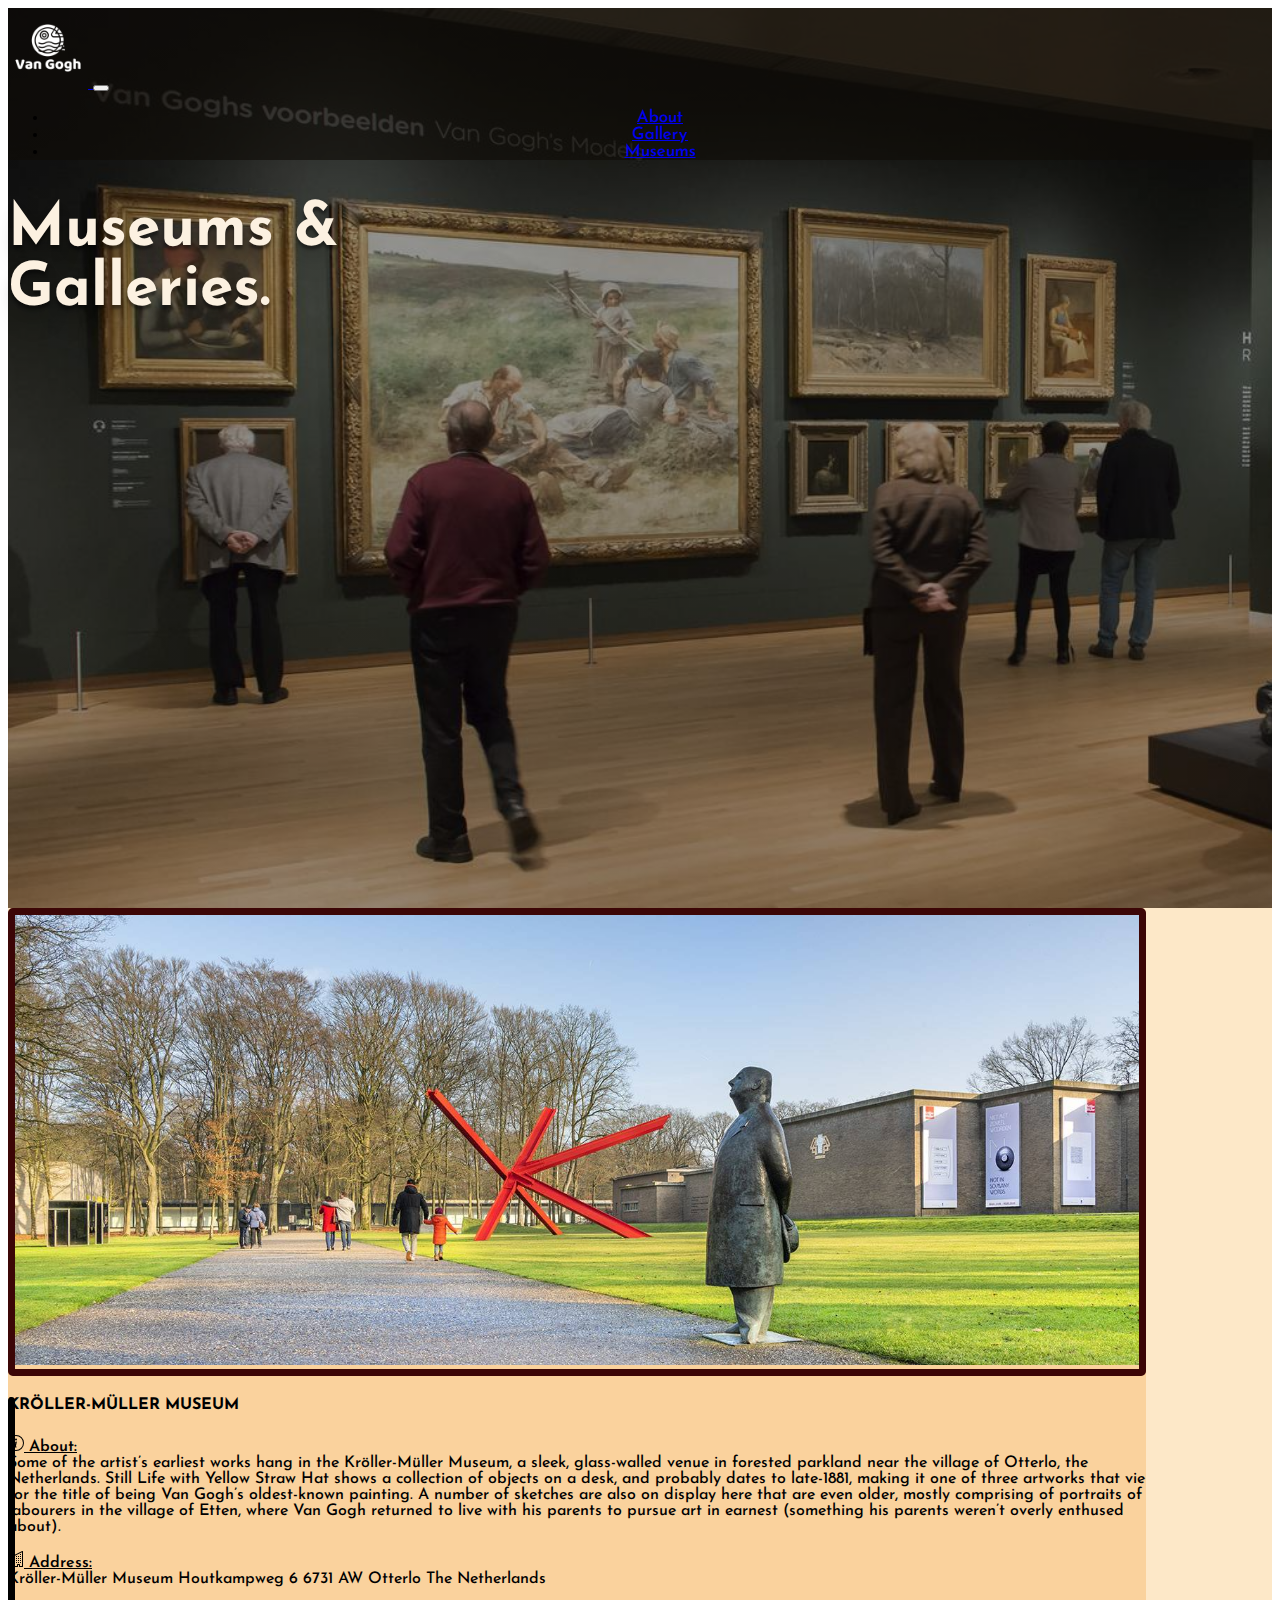
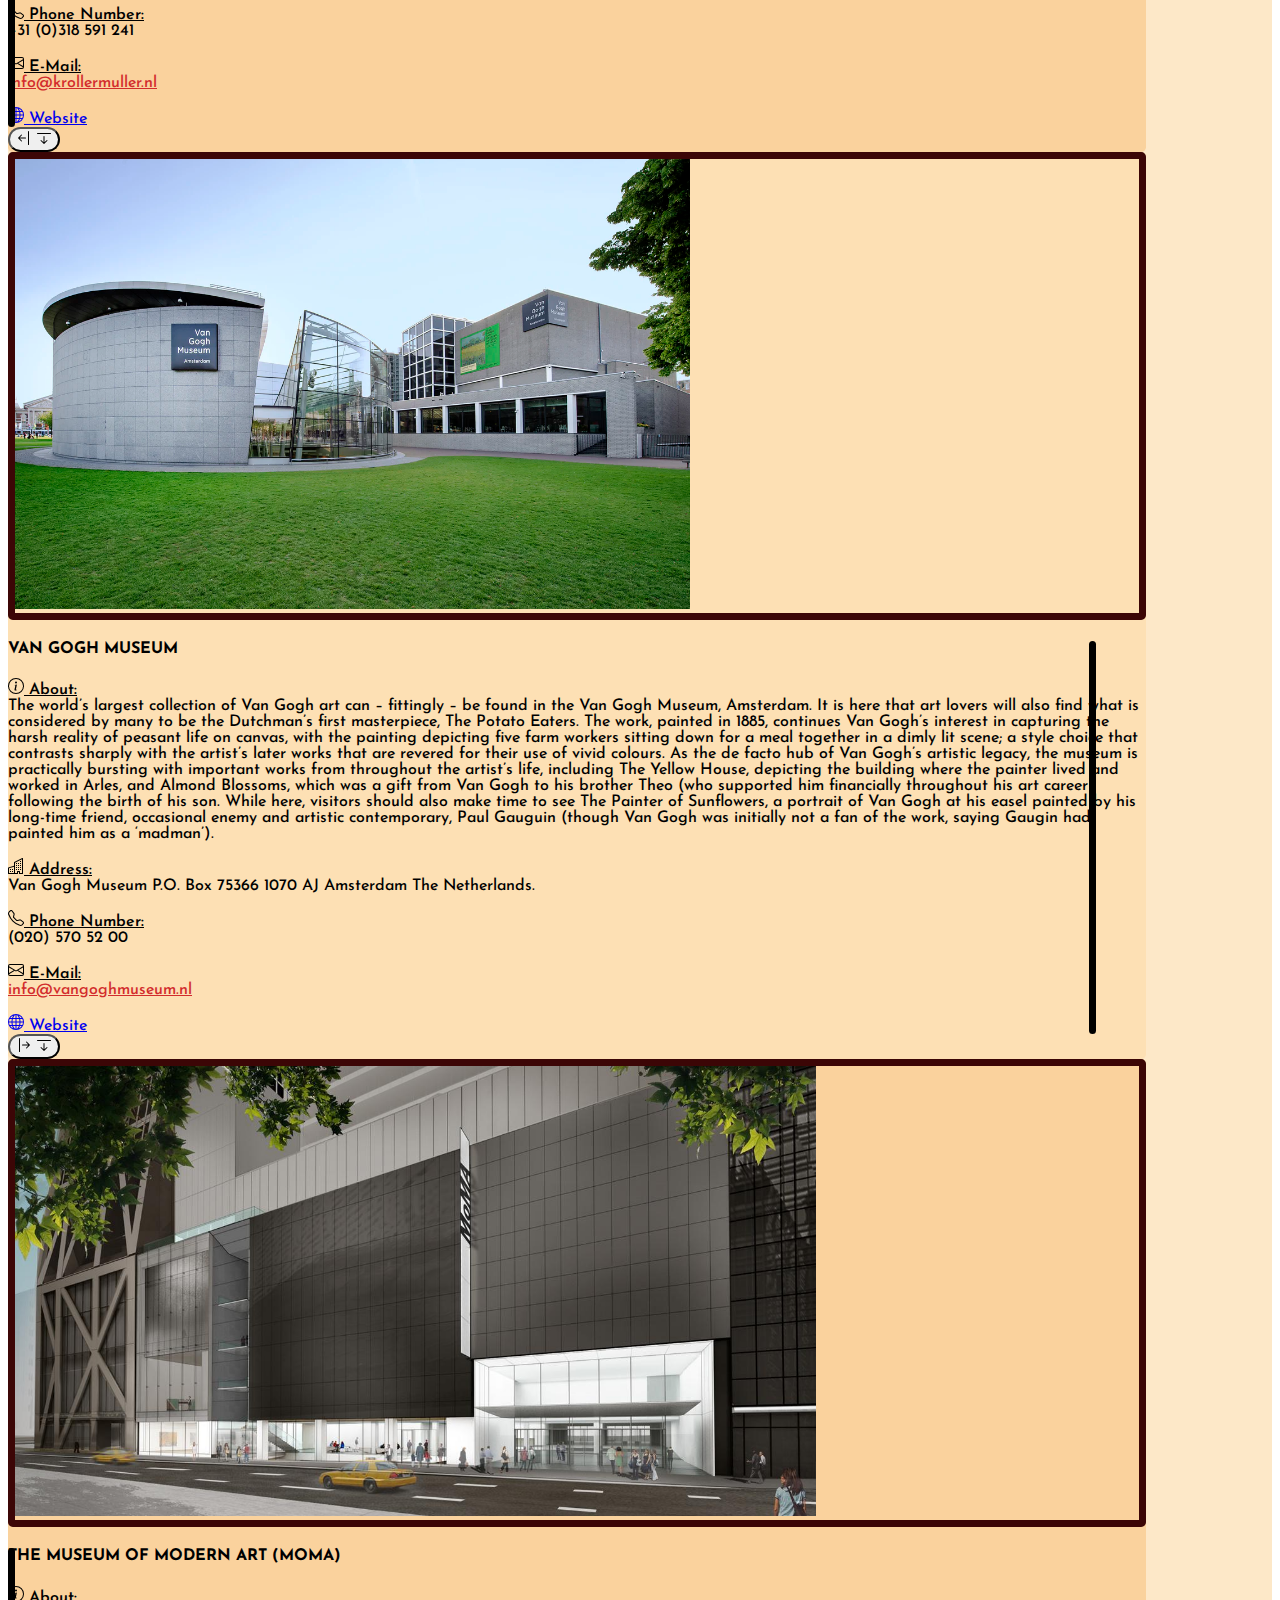
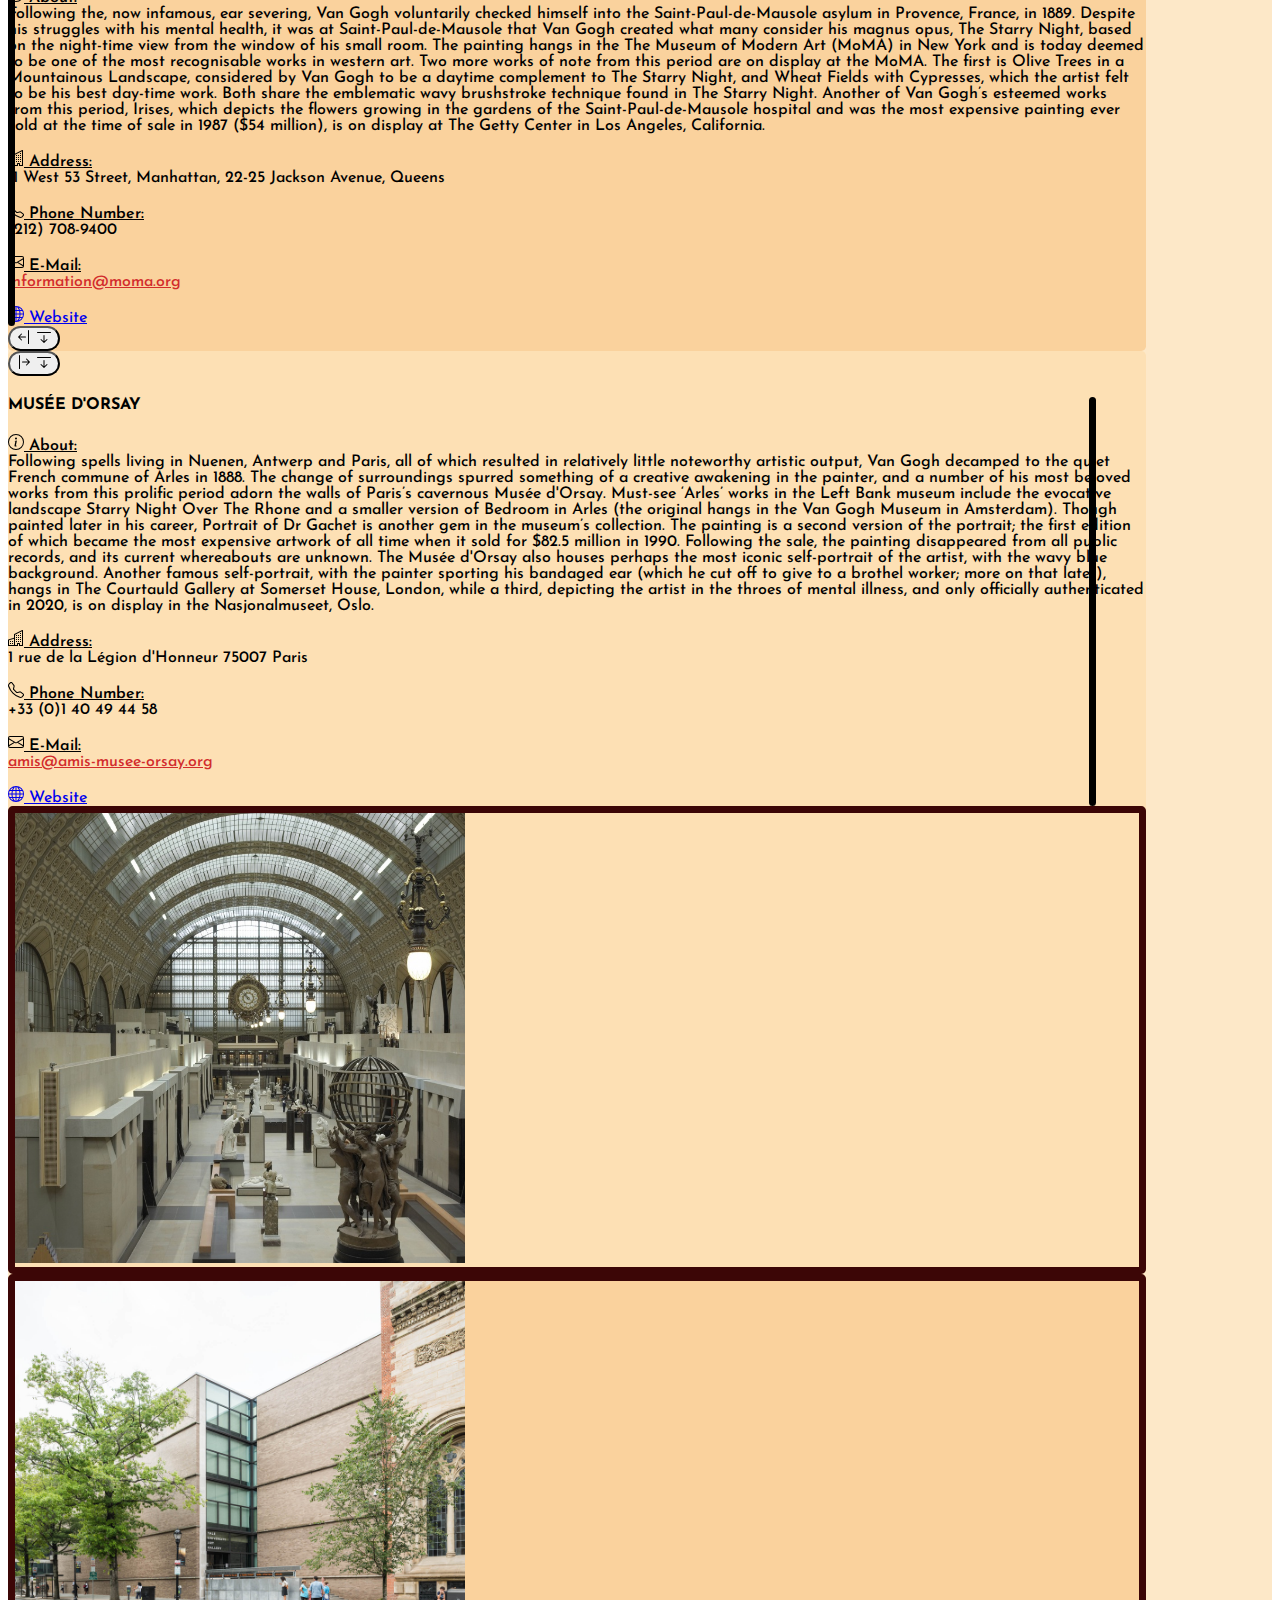
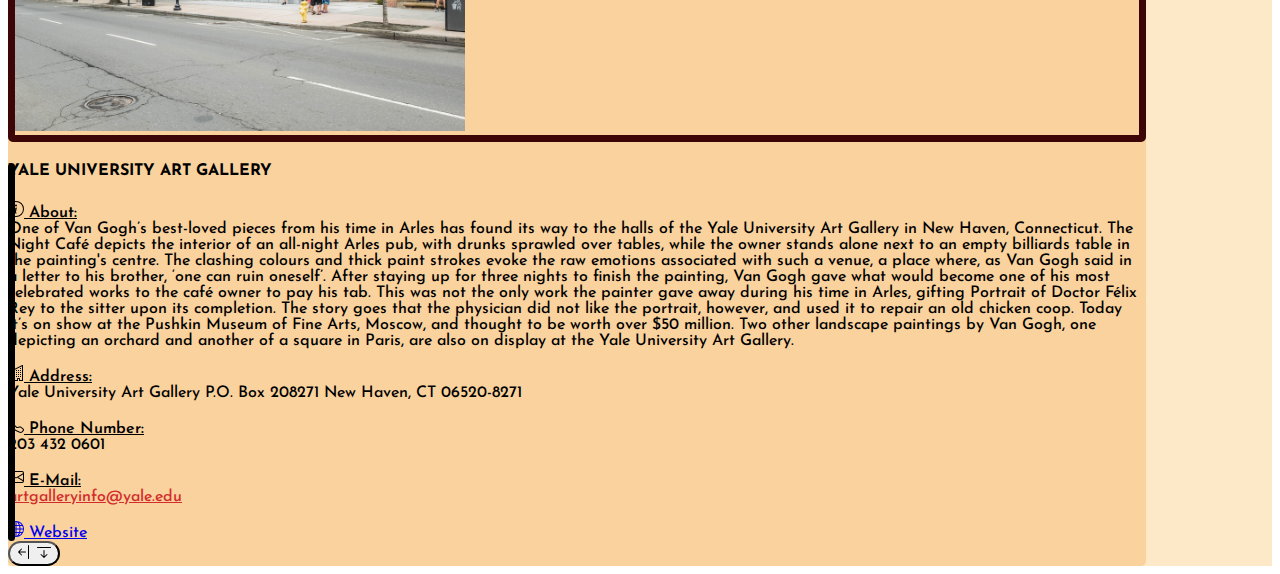
<file: museums.html>
<!doctype html>
<html lang="en">

<head>
  <!-- Required meta tags -->
  <meta charset="utf-8">
  <meta name="viewport" content="width=device-width, initial-scale=1">

  <!-- Favicon -->
  <link rel="shortcut icon" type="image/x-icon" href="favicon.ico?">

  <!-- Bootstrap CSS -->
  <link href="https://cdn.jsdelivr.net/npm/bootstrap@5.0.0-beta3/dist/css/bootstrap.min.css" rel="stylesheet"
    integrity="sha384-eOJMYsd53ii+scO/bJGFsiCZc+5NDVN2yr8+0RDqr0Ql0h+rP48ckxlpbzKgwra6" crossorigin="anonymous">
  <!-- Custom CSS -->
  <link href="css/common.css" rel="stylesheet">
  <link href="css/museums.css" rel="stylesheet">
  <!-- JQuery -->
  <script src="vendor/jquery-3.6.0.min.js"></script>

  <!-- Google Fonts- -->
  <link rel="preconnect" href="https://fonts.gstatic.com">
  <link href="https://fonts.googleapis.com/css2?family=Josefin+Sans:wght@400;500;700&display=swap" rel="stylesheet">

  <!-- Lighbox CSS -->
  <link href="vendor/lightbox.min.css" rel="stylesheet">

  <title>Museums | Vincent van Gogh</title>
</head>

<body>

  <section class="first-section">
    <div class="about-start d-flex align-items-center">
      <!-- Navbar -->
      <nav class="autohide navbar fixed-top navbar-expand-md navbar-dark py-0" id="navbar">
        <div class="container nav-container d-flex">
          <a class="navbar-brand" href="index.html">
            <img src="images/logo.png" alt="" width="80" height="80">
          </a>
          <button class="navbar-toggler" type="button" data-bs-toggle="collapse"
            data-bs-target="#navbarSupportedContent" aria-controls="navbarSupportedContent" aria-expanded="false"
            aria-label="Toggle navigation">
            <span class="navbar-toggler-icon"></span>
          </button>
          <div class="collapse navbar-collapse" id="navbarSupportedContent">
            <ul class="navbar-nav mb-2 mb-md-0 ms-md-auto">
              <li class="nav-item mx-md-3">
                <a class="nav-link" href="about.html">About</a>
              </li>
              <li class="nav-item mx-md-3">
                <a class="nav-link" href="gallery.html">Gallery</a>
              </li>
              <li class="nav-item mx-md-3">
                <a class="nav-link active" aria-current="page" href="museums.html">Museums</a>
              </li>
            </ul>
          </div>
        </div>
      </nav>
      <!--End of Navbar -->
      <div class="container">
        <h1 class="start-h1 text-center mb-5">Museums &<span class="d-md-none responsive-br-1"><br></span> Galleries.
        </h1>
      </div>
    </div>
  </section>

  <section class="second-sec pt-5">
    <div class="container sec-container d-flex justify-content-center flex-wrap">
      <!-- Row with image on the left side -->
      <div class="row my-5 text-center row-left d-flex justify-content-center py-5 px-md-3">
        <div class="col-lg-11 col-12 museums-left-img text-lg-end">
          <div class="img-wrapper d-inline-block">
            <a href="images/museums/museum-1.jpg" data-lightbox="museum-1" data-title="Kröller-Müller Museum">
              <img src="images/museums/museum-1.jpg" class="img-fluid museum-imgs" alt="...">
            </a>
          </div>
        </div>
        <div class="col-lg-4 col-12 gy-5 gy-lg-0 museums-right-text text-start d-none">
          <h4 class="ms-lg-5 mb-3 text-center">Kröller-Müller Museum</h4>
          <p class="about-p ms-lg-5">
            <span class="underline d-flex align-items-center">
              <svg xmlns="http://www.w3.org/2000/svg" width="16" height="16" fill="currentColor"
                class="bi bi-info-circle me-1" viewBox="0 0 16 16">
                <path d="M8 15A7 7 0 1 1 8 1a7 7 0 0 1 0 14zm0 1A8 8 0 1 0 8 0a8 8 0 0 0 0 16z" />
                <path
                  d="m8.93 6.588-2.29.287-.082.38.45.083c.294.07.352.176.288.469l-.738 3.468c-.194.897.105 1.319.808 1.319.545 0 1.178-.252 1.465-.598l.088-.416c-.2.176-.492.246-.686.246-.275 0-.375-.193-.304-.533L8.93 6.588zM9 4.5a1 1 0 1 1-2 0 1 1 0 0 1 2 0z" />
              </svg>
              About:
              <br>
            </span>
            Some of the artist’s earliest works hang in the Kröller-Müller Museum, a sleek, glass-walled venue in
            forested parkland near the village of Otterlo, the Netherlands. Still Life with Yellow Straw Hat shows a
            collection of objects on a desk, and probably dates to late-1881, making it one of three artworks that vie
            for the title of being Van Gogh’s oldest-known painting. A number of sketches are also on display here that
            are even older, mostly comprising of portraits of labourers in the village of Etten, where Van Gogh returned
            to live with his parents to pursue art in earnest (something his parents weren’t overly enthused about).
          </p>
          <p class="address-p ms-lg-5">
            <span class="underline d-flex align-items-center">
              <svg xmlns="http://www.w3.org/2000/svg" width="16" height="16" fill="currentColor"
                class="bi bi-building me-1" viewBox="0 0 16 16">
                <path fill-rule="evenodd"
                  d="M14.763.075A.5.5 0 0 1 15 .5v15a.5.5 0 0 1-.5.5h-3a.5.5 0 0 1-.5-.5V14h-1v1.5a.5.5 0 0 1-.5.5h-9a.5.5 0 0 1-.5-.5V10a.5.5 0 0 1 .342-.474L6 7.64V4.5a.5.5 0 0 1 .276-.447l8-4a.5.5 0 0 1 .487.022zM6 8.694 1 10.36V15h5V8.694zM7 15h2v-1.5a.5.5 0 0 1 .5-.5h2a.5.5 0 0 1 .5.5V15h2V1.309l-7 3.5V15z" />
                <path
                  d="M2 11h1v1H2v-1zm2 0h1v1H4v-1zm-2 2h1v1H2v-1zm2 0h1v1H4v-1zm4-4h1v1H8V9zm2 0h1v1h-1V9zm-2 2h1v1H8v-1zm2 0h1v1h-1v-1zm2-2h1v1h-1V9zm0 2h1v1h-1v-1zM8 7h1v1H8V7zm2 0h1v1h-1V7zm2 0h1v1h-1V7zM8 5h1v1H8V5zm2 0h1v1h-1V5zm2 0h1v1h-1V5zm0-2h1v1h-1V3z" />
              </svg>
              Address:
              <br>
            </span>
            Kröller-Müller Museum
            Houtkampweg 6
            6731 AW Otterlo
            The Netherlands
          </p>
          <p class="phone-num-p ms-lg-5">
            <span class="underline d-flex align-items-center">
              <svg xmlns="http://www.w3.org/2000/svg" width="16" height="16" fill="currentColor"
                class="bi bi-telephone me-1" viewBox="0 0 16 16">
                <path
                  d="M3.654 1.328a.678.678 0 0 0-1.015-.063L1.605 2.3c-.483.484-.661 1.169-.45 1.77a17.568 17.568 0 0 0 4.168 6.608 17.569 17.569 0 0 0 6.608 4.168c.601.211 1.286.033 1.77-.45l1.034-1.034a.678.678 0 0 0-.063-1.015l-2.307-1.794a.678.678 0 0 0-.58-.122l-2.19.547a1.745 1.745 0 0 1-1.657-.459L5.482 8.062a1.745 1.745 0 0 1-.46-1.657l.548-2.19a.678.678 0 0 0-.122-.58L3.654 1.328zM1.884.511a1.745 1.745 0 0 1 2.612.163L6.29 2.98c.329.423.445.974.315 1.494l-.547 2.19a.678.678 0 0 0 .178.643l2.457 2.457a.678.678 0 0 0 .644.178l2.189-.547a1.745 1.745 0 0 1 1.494.315l2.306 1.794c.829.645.905 1.87.163 2.611l-1.034 1.034c-.74.74-1.846 1.065-2.877.702a18.634 18.634 0 0 1-7.01-4.42 18.634 18.634 0 0 1-4.42-7.009c-.362-1.03-.037-2.137.703-2.877L1.885.511z" />
              </svg>
              Phone Number:
              <br>
            </span>
            +31 (0)318 591 241
          </p>
          <p class="email-p ms-lg-5">
            <span class="underline d-flex align-items-center">
              <svg xmlns="http://www.w3.org/2000/svg" width="16" height="16" fill="currentColor"
                class="bi bi-envelope me-1" viewBox="0 0 16 16">
                <path
                  d="M0 4a2 2 0 0 1 2-2h12a2 2 0 0 1 2 2v8a2 2 0 0 1-2 2H2a2 2 0 0 1-2-2V4zm2-1a1 1 0 0 0-1 1v.217l7 4.2 7-4.2V4a1 1 0 0 0-1-1H2zm13 2.383-4.758 2.855L15 11.114v-5.73zm-.034 6.878L9.271 8.82 8 9.583 6.728 8.82l-5.694 3.44A1 1 0 0 0 2 13h12a1 1 0 0 0 .966-.739zM1 11.114l4.758-2.876L1 5.383v5.73z" />
              </svg>
              E-Mail:
              <br>
            </span>
            <a href="mailto:info@krollermuller.nl">info@krollermuller.nl</a>
          </p>
          <a href="https://krollermuller.nl/en" target="_blank"
            class="btn btn-dark ms-lg-5 d-flex align-items-center about-museum-btn">
            <svg xmlns="http://www.w3.org/2000/svg" width="16" height="16" fill="currentColor" class="bi bi-globe me-1"
              viewBox="0 0 16 16">
              <path
                d="M0 8a8 8 0 1 1 16 0A8 8 0 0 1 0 8zm7.5-6.923c-.67.204-1.335.82-1.887 1.855A7.97 7.97 0 0 0 5.145 4H7.5V1.077zM4.09 4a9.267 9.267 0 0 1 .64-1.539 6.7 6.7 0 0 1 .597-.933A7.025 7.025 0 0 0 2.255 4H4.09zm-.582 3.5c.03-.877.138-1.718.312-2.5H1.674a6.958 6.958 0 0 0-.656 2.5h2.49zM4.847 5a12.5 12.5 0 0 0-.338 2.5H7.5V5H4.847zM8.5 5v2.5h2.99a12.495 12.495 0 0 0-.337-2.5H8.5zM4.51 8.5a12.5 12.5 0 0 0 .337 2.5H7.5V8.5H4.51zm3.99 0V11h2.653c.187-.765.306-1.608.338-2.5H8.5zM5.145 12c.138.386.295.744.468 1.068.552 1.035 1.218 1.65 1.887 1.855V12H5.145zm.182 2.472a6.696 6.696 0 0 1-.597-.933A9.268 9.268 0 0 1 4.09 12H2.255a7.024 7.024 0 0 0 3.072 2.472zM3.82 11a13.652 13.652 0 0 1-.312-2.5h-2.49c.062.89.291 1.733.656 2.5H3.82zm6.853 3.472A7.024 7.024 0 0 0 13.745 12H11.91a9.27 9.27 0 0 1-.64 1.539 6.688 6.688 0 0 1-.597.933zM8.5 12v2.923c.67-.204 1.335-.82 1.887-1.855.173-.324.33-.682.468-1.068H8.5zm3.68-1h2.146c.365-.767.594-1.61.656-2.5h-2.49a13.65 13.65 0 0 1-.312 2.5zm2.802-3.5a6.959 6.959 0 0 0-.656-2.5H12.18c.174.782.282 1.623.312 2.5h2.49zM11.27 2.461c.247.464.462.98.64 1.539h1.835a7.024 7.024 0 0 0-3.072-2.472c.218.284.418.598.597.933zM10.855 4a7.966 7.966 0 0 0-.468-1.068C9.835 1.897 9.17 1.282 8.5 1.077V4h2.355z" />
            </svg>
            Website</a>
        </div>
        <div class="col-lg-1 gy-3 gy-lg-0 d-flex align-items-center justify-content-center">
          <button class="btn btn-lg btn-dark ms-lg-5 show-more-btn show-more-btn-pnt-left">
            <svg xmlns="http://www.w3.org/2000/svg" width="16" height="16" fill="currentColor"
              class="bi bi-arrow-bar-left d-none d-lg-inline-block" viewBox="0 0 16 16">
              <path fill-rule="evenodd"
                d="M12.5 15a.5.5 0 0 1-.5-.5v-13a.5.5 0 0 1 1 0v13a.5.5 0 0 1-.5.5zM10 8a.5.5 0 0 1-.5.5H3.707l2.147 2.146a.5.5 0 0 1-.708.708l-3-3a.5.5 0 0 1 0-.708l3-3a.5.5 0 1 1 .708.708L3.707 7.5H9.5a.5.5 0 0 1 .5.5z" />
            </svg>
            <svg xmlns="http://www.w3.org/2000/svg" width="16" height="16" fill="currentColor"
              class="bi bi-arrow-bar-down d-inline-block d-lg-none" viewBox="0 0 16 16">
              <path fill-rule="evenodd"
                d="M1 3.5a.5.5 0 0 1 .5-.5h13a.5.5 0 0 1 0 1h-13a.5.5 0 0 1-.5-.5zM8 6a.5.5 0 0 1 .5.5v5.793l2.146-2.147a.5.5 0 0 1 .708.708l-3 3a.5.5 0 0 1-.708 0l-3-3a.5.5 0 0 1 .708-.708L7.5 12.293V6.5A.5.5 0 0 1 8 6z" />
            </svg>
          </button>
        </div>
      </div>
      <!-- End of row with image on the left side -->

      <!-- Row with image on the right side -->
      <div class="row my-5 text-center row-right d-flex justify-content-center py-5 px-md-3">
        <div class="col-lg-11 col-12 museums-right-img text-lg-start order-1 order-lg-2">
          <div class="img-wrapper d-inline-block">
            <a href="images/museums/museum-2.webp" data-lightbox="museum-2" data-title="Van Gogh Museum">
              <img src="images/museums/museum-2.webp" class="img-fluid museum-imgs" alt="...">
            </a>
          </div>
        </div>

        <div class="col-lg-4 col-12 gy-5 gy-lg-0 museums-left-text text-end d-none order-2 order-lg-1">
          <h4 class="me-lg-5 mb-3 text-center">Van Gogh Museum</h4>
          <p class="about-p me-lg-5">
            <span class="underline d-flex align-items-center justify-content-end">
              <svg xmlns="http://www.w3.org/2000/svg" width="16" height="16" fill="currentColor"
                class="bi bi-info-circle me-1" viewBox="0 0 16 16">
                <path d="M8 15A7 7 0 1 1 8 1a7 7 0 0 1 0 14zm0 1A8 8 0 1 0 8 0a8 8 0 0 0 0 16z" />
                <path
                  d="m8.93 6.588-2.29.287-.082.38.45.083c.294.07.352.176.288.469l-.738 3.468c-.194.897.105 1.319.808 1.319.545 0 1.178-.252 1.465-.598l.088-.416c-.2.176-.492.246-.686.246-.275 0-.375-.193-.304-.533L8.93 6.588zM9 4.5a1 1 0 1 1-2 0 1 1 0 0 1 2 0z" />
              </svg>
              About:
              <br>
            </span>
            The world’s largest collection of Van Gogh art can – fittingly – be found in the Van Gogh Museum, Amsterdam.
            It is here that art lovers will also find what is considered by many to be the Dutchman’s first masterpiece,
            The Potato Eaters.
            The work, painted in 1885, continues Van Gogh’s interest in capturing the harsh reality of peasant life on
            canvas, with the painting depicting five farm workers sitting down for a meal together in a dimly lit scene;
            a style choice that contrasts sharply with the artist’s later works that are revered for their use of vivid
            colours.
            As the de facto hub of Van Gogh’s artistic legacy, the museum is practically bursting with important works
            from throughout the artist’s life, including The Yellow House, depicting the building where the painter
            lived and worked in Arles, and Almond Blossoms, which was a gift from Van Gogh to his brother Theo (who
            supported him financially throughout his art career) following the birth of his son.
            While here, visitors should also make time to see The Painter of Sunflowers, a portrait of Van Gogh at his
            easel painted by his long-time friend, occasional enemy and artistic contemporary, Paul Gauguin (though Van
            Gogh was initially not a fan of the work, saying Gaugin had painted him as a ‘madman’).


          </p>
          <p class="address-p me-lg-5">
            <span class="underline d-flex align-items-center justify-content-end">
              <svg xmlns="http://www.w3.org/2000/svg" width="16" height="16" fill="currentColor"
                class="bi bi-building me-1" viewBox="0 0 16 16">
                <path fill-rule="evenodd"
                  d="M14.763.075A.5.5 0 0 1 15 .5v15a.5.5 0 0 1-.5.5h-3a.5.5 0 0 1-.5-.5V14h-1v1.5a.5.5 0 0 1-.5.5h-9a.5.5 0 0 1-.5-.5V10a.5.5 0 0 1 .342-.474L6 7.64V4.5a.5.5 0 0 1 .276-.447l8-4a.5.5 0 0 1 .487.022zM6 8.694 1 10.36V15h5V8.694zM7 15h2v-1.5a.5.5 0 0 1 .5-.5h2a.5.5 0 0 1 .5.5V15h2V1.309l-7 3.5V15z" />
                <path
                  d="M2 11h1v1H2v-1zm2 0h1v1H4v-1zm-2 2h1v1H2v-1zm2 0h1v1H4v-1zm4-4h1v1H8V9zm2 0h1v1h-1V9zm-2 2h1v1H8v-1zm2 0h1v1h-1v-1zm2-2h1v1h-1V9zm0 2h1v1h-1v-1zM8 7h1v1H8V7zm2 0h1v1h-1V7zm2 0h1v1h-1V7zM8 5h1v1H8V5zm2 0h1v1h-1V5zm2 0h1v1h-1V5zm0-2h1v1h-1V3z" />
              </svg>
              Address:
              <br>
            </span>
            Van Gogh Museum
            P.O. Box 75366
            1070 AJ Amsterdam
            The Netherlands.
          </p>
          <p class="phone-num-p me-lg-5">
            <span class="underline d-flex align-items-center justify-content-end">
              <svg xmlns="http://www.w3.org/2000/svg" width="16" height="16" fill="currentColor"
                class="bi bi-telephone me-1" viewBox="0 0 16 16">
                <path
                  d="M3.654 1.328a.678.678 0 0 0-1.015-.063L1.605 2.3c-.483.484-.661 1.169-.45 1.77a17.568 17.568 0 0 0 4.168 6.608 17.569 17.569 0 0 0 6.608 4.168c.601.211 1.286.033 1.77-.45l1.034-1.034a.678.678 0 0 0-.063-1.015l-2.307-1.794a.678.678 0 0 0-.58-.122l-2.19.547a1.745 1.745 0 0 1-1.657-.459L5.482 8.062a1.745 1.745 0 0 1-.46-1.657l.548-2.19a.678.678 0 0 0-.122-.58L3.654 1.328zM1.884.511a1.745 1.745 0 0 1 2.612.163L6.29 2.98c.329.423.445.974.315 1.494l-.547 2.19a.678.678 0 0 0 .178.643l2.457 2.457a.678.678 0 0 0 .644.178l2.189-.547a1.745 1.745 0 0 1 1.494.315l2.306 1.794c.829.645.905 1.87.163 2.611l-1.034 1.034c-.74.74-1.846 1.065-2.877.702a18.634 18.634 0 0 1-7.01-4.42 18.634 18.634 0 0 1-4.42-7.009c-.362-1.03-.037-2.137.703-2.877L1.885.511z" />
              </svg>
              Phone Number:
              <br>
            </span>
            (020) 570 52 00
          </p>
          <p class="email-p me-lg-5">
            <span class="underline d-flex align-items-center justify-content-end">
              <svg xmlns="http://www.w3.org/2000/svg" width="16" height="16" fill="currentColor"
                class="bi bi-envelope me-1" viewBox="0 0 16 16">
                <path
                  d="M0 4a2 2 0 0 1 2-2h12a2 2 0 0 1 2 2v8a2 2 0 0 1-2 2H2a2 2 0 0 1-2-2V4zm2-1a1 1 0 0 0-1 1v.217l7 4.2 7-4.2V4a1 1 0 0 0-1-1H2zm13 2.383-4.758 2.855L15 11.114v-5.73zm-.034 6.878L9.271 8.82 8 9.583 6.728 8.82l-5.694 3.44A1 1 0 0 0 2 13h12a1 1 0 0 0 .966-.739zM1 11.114l4.758-2.876L1 5.383v5.73z" />
              </svg>
              E-Mail:
              <br>
            </span>
            <a href="mailto:info@vangoghmuseum.nl">info@vangoghmuseum.nl</a>
          </p>
          <a href="https://www.vangoghmuseum.nl/en" target="_blank"
            class="btn btn-dark me-lg-5 ms-auto d-flex align-items-center justify-content-center about-museum-btn">
            <svg xmlns="http://www.w3.org/2000/svg" width="16" height="16" fill="currentColor" class="bi bi-globe me-1"
              viewBox="0 0 16 16">
              <path
                d="M0 8a8 8 0 1 1 16 0A8 8 0 0 1 0 8zm7.5-6.923c-.67.204-1.335.82-1.887 1.855A7.97 7.97 0 0 0 5.145 4H7.5V1.077zM4.09 4a9.267 9.267 0 0 1 .64-1.539 6.7 6.7 0 0 1 .597-.933A7.025 7.025 0 0 0 2.255 4H4.09zm-.582 3.5c.03-.877.138-1.718.312-2.5H1.674a6.958 6.958 0 0 0-.656 2.5h2.49zM4.847 5a12.5 12.5 0 0 0-.338 2.5H7.5V5H4.847zM8.5 5v2.5h2.99a12.495 12.495 0 0 0-.337-2.5H8.5zM4.51 8.5a12.5 12.5 0 0 0 .337 2.5H7.5V8.5H4.51zm3.99 0V11h2.653c.187-.765.306-1.608.338-2.5H8.5zM5.145 12c.138.386.295.744.468 1.068.552 1.035 1.218 1.65 1.887 1.855V12H5.145zm.182 2.472a6.696 6.696 0 0 1-.597-.933A9.268 9.268 0 0 1 4.09 12H2.255a7.024 7.024 0 0 0 3.072 2.472zM3.82 11a13.652 13.652 0 0 1-.312-2.5h-2.49c.062.89.291 1.733.656 2.5H3.82zm6.853 3.472A7.024 7.024 0 0 0 13.745 12H11.91a9.27 9.27 0 0 1-.64 1.539 6.688 6.688 0 0 1-.597.933zM8.5 12v2.923c.67-.204 1.335-.82 1.887-1.855.173-.324.33-.682.468-1.068H8.5zm3.68-1h2.146c.365-.767.594-1.61.656-2.5h-2.49a13.65 13.65 0 0 1-.312 2.5zm2.802-3.5a6.959 6.959 0 0 0-.656-2.5H12.18c.174.782.282 1.623.312 2.5h2.49zM11.27 2.461c.247.464.462.98.64 1.539h1.835a7.024 7.024 0 0 0-3.072-2.472c.218.284.418.598.597.933zM10.855 4a7.966 7.966 0 0 0-.468-1.068C9.835 1.897 9.17 1.282 8.5 1.077V4h2.355z" />
            </svg>
            Website</a>
        </div>

        <div class="col-lg-1 gy-3 gy-lg-0 d-flex align-items-center justify-content-center order-2 order-lg-1">
          <button class="btn btn-lg btn-dark me-lg-5 show-more-btn show-more-btn-pnt-right">
            <svg xmlns="http://www.w3.org/2000/svg" width="16" height="16" fill="currentColor"
              class="bi bi-arrow-bar-right d-none d-lg-inline-block" viewBox="0 0 16 16">
              <path fill-rule="evenodd"
                d="M6 8a.5.5 0 0 0 .5.5h5.793l-2.147 2.146a.5.5 0 0 0 .708.708l3-3a.5.5 0 0 0 0-.708l-3-3a.5.5 0 0 0-.708.708L12.293 7.5H6.5A.5.5 0 0 0 6 8zm-2.5 7a.5.5 0 0 1-.5-.5v-13a.5.5 0 0 1 1 0v13a.5.5 0 0 1-.5.5z" />
            </svg>
            <svg xmlns="http://www.w3.org/2000/svg" width="16" height="16" fill="currentColor"
              class="bi bi-arrow-bar-down d-inline-block d-lg-none" viewBox="0 0 16 16">
              <path fill-rule="evenodd"
                d="M1 3.5a.5.5 0 0 1 .5-.5h13a.5.5 0 0 1 0 1h-13a.5.5 0 0 1-.5-.5zM8 6a.5.5 0 0 1 .5.5v5.793l2.146-2.147a.5.5 0 0 1 .708.708l-3 3a.5.5 0 0 1-.708 0l-3-3a.5.5 0 0 1 .708-.708L7.5 12.293V6.5A.5.5 0 0 1 8 6z" />
            </svg>
          </button>
        </div>

      </div>
      <!-- End of row with image on the right side -->

      <!-- Row with image on the left side -->
      <div class="row my-5 text-center row-left d-flex justify-content-center py-5 px-md-3">
        <div class="col-lg-11 col-12 museums-left-img text-lg-end">
          <div class="img-wrapper d-inline-block">
            <a href="images/museums/museum-4.jpg" data-lightbox="museum-4" data-title="The Museum of Modern Art">
              <img src="images/museums/museum-4.jpg" class="img-fluid museum-imgs" alt="...">
            </a>
          </div>
        </div>
        <div class="col-lg-4 col-12 gy-5 gy-lg-0 museums-right-text text-start d-none">
          <h4 class="ms-lg-5 mb-3 text-center">The Museum of Modern Art (MoMA)</h4>
          <p class="about-p ms-lg-5">
            <span class="underline d-flex align-items-center">
              <svg xmlns="http://www.w3.org/2000/svg" width="16" height="16" fill="currentColor"
                class="bi bi-info-circle me-1" viewBox="0 0 16 16">
                <path d="M8 15A7 7 0 1 1 8 1a7 7 0 0 1 0 14zm0 1A8 8 0 1 0 8 0a8 8 0 0 0 0 16z" />
                <path
                  d="m8.93 6.588-2.29.287-.082.38.45.083c.294.07.352.176.288.469l-.738 3.468c-.194.897.105 1.319.808 1.319.545 0 1.178-.252 1.465-.598l.088-.416c-.2.176-.492.246-.686.246-.275 0-.375-.193-.304-.533L8.93 6.588zM9 4.5a1 1 0 1 1-2 0 1 1 0 0 1 2 0z" />
              </svg>
              About:
              <br>
            </span>
            Following the, now infamous, ear severing, Van Gogh voluntarily checked himself into the
            Saint-Paul-de-Mausole asylum in Provence, France, in 1889.
            Despite his struggles with his mental health, it was at Saint-Paul-de-Mausole that Van Gogh created what
            many consider his magnus opus, The Starry Night, based on the night-time view from the window of his small
            room. The painting hangs in the The Museum of Modern Art (MoMA) in New York and is today deemed to be one of
            the most recognisable works in western art.
            Two more works of note from this period are on display at the MoMA. The first is Olive Trees in a
            Mountainous Landscape, considered by Van Gogh to be a daytime complement to The Starry Night, and Wheat
            Fields with Cypresses, which the artist felt to be his best day-time work. Both share the emblematic wavy
            brushstroke technique found in The Starry Night.
            Another of Van Gogh’s esteemed works from this period, Irises, which depicts the flowers growing in the
            gardens of the Saint-Paul-de-Mausole hospital and was the most expensive painting ever sold at the time of
            sale in 1987 ($54 million), is on display at The Getty Center in Los Angeles, California.
          </p>
          <p class="address-p ms-lg-5">
            <span class="underline d-flex align-items-center">
              <svg xmlns="http://www.w3.org/2000/svg" width="16" height="16" fill="currentColor"
                class="bi bi-building me-1" viewBox="0 0 16 16">
                <path fill-rule="evenodd"
                  d="M14.763.075A.5.5 0 0 1 15 .5v15a.5.5 0 0 1-.5.5h-3a.5.5 0 0 1-.5-.5V14h-1v1.5a.5.5 0 0 1-.5.5h-9a.5.5 0 0 1-.5-.5V10a.5.5 0 0 1 .342-.474L6 7.64V4.5a.5.5 0 0 1 .276-.447l8-4a.5.5 0 0 1 .487.022zM6 8.694 1 10.36V15h5V8.694zM7 15h2v-1.5a.5.5 0 0 1 .5-.5h2a.5.5 0 0 1 .5.5V15h2V1.309l-7 3.5V15z" />
                <path
                  d="M2 11h1v1H2v-1zm2 0h1v1H4v-1zm-2 2h1v1H2v-1zm2 0h1v1H4v-1zm4-4h1v1H8V9zm2 0h1v1h-1V9zm-2 2h1v1H8v-1zm2 0h1v1h-1v-1zm2-2h1v1h-1V9zm0 2h1v1h-1v-1zM8 7h1v1H8V7zm2 0h1v1h-1V7zm2 0h1v1h-1V7zM8 5h1v1H8V5zm2 0h1v1h-1V5zm2 0h1v1h-1V5zm0-2h1v1h-1V3z" />
              </svg>
              Address:
              <br>
            </span>
            11 West 53 Street, Manhattan,
            22-25 Jackson Avenue, Queens
          </p>
          <p class="phone-num-p ms-lg-5">
            <span class="underline d-flex align-items-center">
              <svg xmlns="http://www.w3.org/2000/svg" width="16" height="16" fill="currentColor"
                class="bi bi-telephone me-1" viewBox="0 0 16 16">
                <path
                  d="M3.654 1.328a.678.678 0 0 0-1.015-.063L1.605 2.3c-.483.484-.661 1.169-.45 1.77a17.568 17.568 0 0 0 4.168 6.608 17.569 17.569 0 0 0 6.608 4.168c.601.211 1.286.033 1.77-.45l1.034-1.034a.678.678 0 0 0-.063-1.015l-2.307-1.794a.678.678 0 0 0-.58-.122l-2.19.547a1.745 1.745 0 0 1-1.657-.459L5.482 8.062a1.745 1.745 0 0 1-.46-1.657l.548-2.19a.678.678 0 0 0-.122-.58L3.654 1.328zM1.884.511a1.745 1.745 0 0 1 2.612.163L6.29 2.98c.329.423.445.974.315 1.494l-.547 2.19a.678.678 0 0 0 .178.643l2.457 2.457a.678.678 0 0 0 .644.178l2.189-.547a1.745 1.745 0 0 1 1.494.315l2.306 1.794c.829.645.905 1.87.163 2.611l-1.034 1.034c-.74.74-1.846 1.065-2.877.702a18.634 18.634 0 0 1-7.01-4.42 18.634 18.634 0 0 1-4.42-7.009c-.362-1.03-.037-2.137.703-2.877L1.885.511z" />
              </svg>
              Phone Number:
              <br>
            </span>
            (212) 708-9400
          </p>
          <p class="email-p ms-lg-5">
            <span class="underline d-flex align-items-center">
              <svg xmlns="http://www.w3.org/2000/svg" width="16" height="16" fill="currentColor"
                class="bi bi-envelope me-1" viewBox="0 0 16 16">
                <path
                  d="M0 4a2 2 0 0 1 2-2h12a2 2 0 0 1 2 2v8a2 2 0 0 1-2 2H2a2 2 0 0 1-2-2V4zm2-1a1 1 0 0 0-1 1v.217l7 4.2 7-4.2V4a1 1 0 0 0-1-1H2zm13 2.383-4.758 2.855L15 11.114v-5.73zm-.034 6.878L9.271 8.82 8 9.583 6.728 8.82l-5.694 3.44A1 1 0 0 0 2 13h12a1 1 0 0 0 .966-.739zM1 11.114l4.758-2.876L1 5.383v5.73z" />
              </svg>
              E-Mail:
              <br>
            </span>
            <a href="mailto:information@moma.org">information@moma.org</a>
          </p>
          <a href="https://www.moma.org/" target="_blank"
            class="btn btn-dark ms-lg-5 d-flex align-items-center about-museum-btn">
            <svg xmlns="http://www.w3.org/2000/svg" width="16" height="16" fill="currentColor" class="bi bi-globe me-1"
              viewBox="0 0 16 16">
              <path
                d="M0 8a8 8 0 1 1 16 0A8 8 0 0 1 0 8zm7.5-6.923c-.67.204-1.335.82-1.887 1.855A7.97 7.97 0 0 0 5.145 4H7.5V1.077zM4.09 4a9.267 9.267 0 0 1 .64-1.539 6.7 6.7 0 0 1 .597-.933A7.025 7.025 0 0 0 2.255 4H4.09zm-.582 3.5c.03-.877.138-1.718.312-2.5H1.674a6.958 6.958 0 0 0-.656 2.5h2.49zM4.847 5a12.5 12.5 0 0 0-.338 2.5H7.5V5H4.847zM8.5 5v2.5h2.99a12.495 12.495 0 0 0-.337-2.5H8.5zM4.51 8.5a12.5 12.5 0 0 0 .337 2.5H7.5V8.5H4.51zm3.99 0V11h2.653c.187-.765.306-1.608.338-2.5H8.5zM5.145 12c.138.386.295.744.468 1.068.552 1.035 1.218 1.65 1.887 1.855V12H5.145zm.182 2.472a6.696 6.696 0 0 1-.597-.933A9.268 9.268 0 0 1 4.09 12H2.255a7.024 7.024 0 0 0 3.072 2.472zM3.82 11a13.652 13.652 0 0 1-.312-2.5h-2.49c.062.89.291 1.733.656 2.5H3.82zm6.853 3.472A7.024 7.024 0 0 0 13.745 12H11.91a9.27 9.27 0 0 1-.64 1.539 6.688 6.688 0 0 1-.597.933zM8.5 12v2.923c.67-.204 1.335-.82 1.887-1.855.173-.324.33-.682.468-1.068H8.5zm3.68-1h2.146c.365-.767.594-1.61.656-2.5h-2.49a13.65 13.65 0 0 1-.312 2.5zm2.802-3.5a6.959 6.959 0 0 0-.656-2.5H12.18c.174.782.282 1.623.312 2.5h2.49zM11.27 2.461c.247.464.462.98.64 1.539h1.835a7.024 7.024 0 0 0-3.072-2.472c.218.284.418.598.597.933zM10.855 4a7.966 7.966 0 0 0-.468-1.068C9.835 1.897 9.17 1.282 8.5 1.077V4h2.355z" />
            </svg>
            Website</a>
        </div>
        <div class="col-lg-1 gy-3 gy-lg-0 d-flex align-items-center justify-content-center">
          <button class="btn btn-lg btn-dark ms-lg-5 show-more-btn show-more-btn-pnt-left">
            <svg xmlns="http://www.w3.org/2000/svg" width="16" height="16" fill="currentColor"
              class="bi bi-arrow-bar-left d-none d-lg-inline-block" viewBox="0 0 16 16">
              <path fill-rule="evenodd"
                d="M12.5 15a.5.5 0 0 1-.5-.5v-13a.5.5 0 0 1 1 0v13a.5.5 0 0 1-.5.5zM10 8a.5.5 0 0 1-.5.5H3.707l2.147 2.146a.5.5 0 0 1-.708.708l-3-3a.5.5 0 0 1 0-.708l3-3a.5.5 0 1 1 .708.708L3.707 7.5H9.5a.5.5 0 0 1 .5.5z" />
            </svg>
            <svg xmlns="http://www.w3.org/2000/svg" width="16" height="16" fill="currentColor"
              class="bi bi-arrow-bar-down d-inline-block d-lg-none" viewBox="0 0 16 16">
              <path fill-rule="evenodd"
                d="M1 3.5a.5.5 0 0 1 .5-.5h13a.5.5 0 0 1 0 1h-13a.5.5 0 0 1-.5-.5zM8 6a.5.5 0 0 1 .5.5v5.793l2.146-2.147a.5.5 0 0 1 .708.708l-3 3a.5.5 0 0 1-.708 0l-3-3a.5.5 0 0 1 .708-.708L7.5 12.293V6.5A.5.5 0 0 1 8 6z" />
            </svg>
          </button>
        </div>
      </div>
      <!-- End of row with image on the left side -->

      <!-- Row with image on the right side -->
      <div class="row my-5 text-center row-right d-flex justify-content-center py-5 px-md-3">
        <div class="col-lg-1 gy-3 gy-lg-0 d-flex align-items-center justify-content-center order-2 order-lg-1">
          <button class="btn btn-lg btn-dark me-lg-5 show-more-btn show-more-btn-pnt-right">
            <svg xmlns="http://www.w3.org/2000/svg" width="16" height="16" fill="currentColor"
              class="bi bi-arrow-bar-right d-none d-lg-inline-block" viewBox="0 0 16 16">
              <path fill-rule="evenodd"
                d="M6 8a.5.5 0 0 0 .5.5h5.793l-2.147 2.146a.5.5 0 0 0 .708.708l3-3a.5.5 0 0 0 0-.708l-3-3a.5.5 0 0 0-.708.708L12.293 7.5H6.5A.5.5 0 0 0 6 8zm-2.5 7a.5.5 0 0 1-.5-.5v-13a.5.5 0 0 1 1 0v13a.5.5 0 0 1-.5.5z" />
            </svg>
            <svg xmlns="http://www.w3.org/2000/svg" width="16" height="16" fill="currentColor"
              class="bi bi-arrow-bar-down d-inline-block d-lg-none" viewBox="0 0 16 16">
              <path fill-rule="evenodd"
                d="M1 3.5a.5.5 0 0 1 .5-.5h13a.5.5 0 0 1 0 1h-13a.5.5 0 0 1-.5-.5zM8 6a.5.5 0 0 1 .5.5v5.793l2.146-2.147a.5.5 0 0 1 .708.708l-3 3a.5.5 0 0 1-.708 0l-3-3a.5.5 0 0 1 .708-.708L7.5 12.293V6.5A.5.5 0 0 1 8 6z" />
            </svg>
          </button>
        </div>

        <div class="col-lg-4 col-12 gy-5 gy-lg-0 museums-left-text text-end d-none order-2 order-lg-1">
          <h4 class="me-lg-5 mb-3 text-center">Musée d'Orsay</h4>
          <p class="about-p me-lg-5">
            <span class="underline d-flex align-items-center justify-content-end">
              <svg xmlns="http://www.w3.org/2000/svg" width="16" height="16" fill="currentColor"
                class="bi bi-info-circle me-1" viewBox="0 0 16 16">
                <path d="M8 15A7 7 0 1 1 8 1a7 7 0 0 1 0 14zm0 1A8 8 0 1 0 8 0a8 8 0 0 0 0 16z" />
                <path
                  d="m8.93 6.588-2.29.287-.082.38.45.083c.294.07.352.176.288.469l-.738 3.468c-.194.897.105 1.319.808 1.319.545 0 1.178-.252 1.465-.598l.088-.416c-.2.176-.492.246-.686.246-.275 0-.375-.193-.304-.533L8.93 6.588zM9 4.5a1 1 0 1 1-2 0 1 1 0 0 1 2 0z" />
              </svg>
              About:
              <br>
            </span>
            Following spells living in Nuenen, Antwerp and Paris, all of which resulted in relatively little noteworthy
            artistic output, Van Gogh decamped to the quiet French commune of Arles in 1888. The change of surroundings
            spurred something of a creative awakening in the painter, and a number of his most beloved works from this
            prolific period adorn the walls of Paris’s cavernous Musée d'Orsay.
            Must-see ‘Arles’ works in the Left Bank museum include the evocative landscape Starry Night Over The Rhone
            and a smaller version of Bedroom in Arles (the original hangs in the Van Gogh Museum in Amsterdam). Though
            painted later in his career, Portrait of Dr Gachet is another gem in the museum’s collection. The painting
            is a second version of the portrait; the first edition of which became the most expensive artwork of all
            time when it sold for $82.5 million in 1990. Following the sale, the painting disappeared from all public
            records, and its current whereabouts are unknown.
            The Musée d'Orsay also houses perhaps the most iconic self-portrait of the artist, with the wavy blue
            background. Another famous self-portrait, with the painter sporting his bandaged ear (which he cut off to
            give to a brothel worker; more on that later), hangs in The Courtauld Gallery at Somerset House, London,
            while a third, depicting the artist in the throes of mental illness, and only officially authenticated in
            2020, is on display in the Nasjonalmuseet, Oslo.
          </p>
          <p class="address-p me-lg-5">
            <span class="underline d-flex align-items-center justify-content-end">
              <svg xmlns="http://www.w3.org/2000/svg" width="16" height="16" fill="currentColor"
                class="bi bi-building me-1" viewBox="0 0 16 16">
                <path fill-rule="evenodd"
                  d="M14.763.075A.5.5 0 0 1 15 .5v15a.5.5 0 0 1-.5.5h-3a.5.5 0 0 1-.5-.5V14h-1v1.5a.5.5 0 0 1-.5.5h-9a.5.5 0 0 1-.5-.5V10a.5.5 0 0 1 .342-.474L6 7.64V4.5a.5.5 0 0 1 .276-.447l8-4a.5.5 0 0 1 .487.022zM6 8.694 1 10.36V15h5V8.694zM7 15h2v-1.5a.5.5 0 0 1 .5-.5h2a.5.5 0 0 1 .5.5V15h2V1.309l-7 3.5V15z" />
                <path
                  d="M2 11h1v1H2v-1zm2 0h1v1H4v-1zm-2 2h1v1H2v-1zm2 0h1v1H4v-1zm4-4h1v1H8V9zm2 0h1v1h-1V9zm-2 2h1v1H8v-1zm2 0h1v1h-1v-1zm2-2h1v1h-1V9zm0 2h1v1h-1v-1zM8 7h1v1H8V7zm2 0h1v1h-1V7zm2 0h1v1h-1V7zM8 5h1v1H8V5zm2 0h1v1h-1V5zm2 0h1v1h-1V5zm0-2h1v1h-1V3z" />
              </svg>
              Address:
              <br>
            </span>
            1 rue de la Légion d'Honneur
            75007 Paris
          </p>
          <p class="phone-num-p me-lg-5">
            <span class="underline d-flex align-items-center justify-content-end">
              <svg xmlns="http://www.w3.org/2000/svg" width="16" height="16" fill="currentColor"
                class="bi bi-telephone me-1" viewBox="0 0 16 16">
                <path
                  d="M3.654 1.328a.678.678 0 0 0-1.015-.063L1.605 2.3c-.483.484-.661 1.169-.45 1.77a17.568 17.568 0 0 0 4.168 6.608 17.569 17.569 0 0 0 6.608 4.168c.601.211 1.286.033 1.77-.45l1.034-1.034a.678.678 0 0 0-.063-1.015l-2.307-1.794a.678.678 0 0 0-.58-.122l-2.19.547a1.745 1.745 0 0 1-1.657-.459L5.482 8.062a1.745 1.745 0 0 1-.46-1.657l.548-2.19a.678.678 0 0 0-.122-.58L3.654 1.328zM1.884.511a1.745 1.745 0 0 1 2.612.163L6.29 2.98c.329.423.445.974.315 1.494l-.547 2.19a.678.678 0 0 0 .178.643l2.457 2.457a.678.678 0 0 0 .644.178l2.189-.547a1.745 1.745 0 0 1 1.494.315l2.306 1.794c.829.645.905 1.87.163 2.611l-1.034 1.034c-.74.74-1.846 1.065-2.877.702a18.634 18.634 0 0 1-7.01-4.42 18.634 18.634 0 0 1-4.42-7.009c-.362-1.03-.037-2.137.703-2.877L1.885.511z" />
              </svg>
              Phone Number:
              <br>
            </span>
            +33 (0)1 40 49 44 58
          </p>
          <p class="email-p me-lg-5">
            <span class="underline d-flex align-items-center justify-content-end">
              <svg xmlns="http://www.w3.org/2000/svg" width="16" height="16" fill="currentColor"
                class="bi bi-envelope me-1" viewBox="0 0 16 16">
                <path
                  d="M0 4a2 2 0 0 1 2-2h12a2 2 0 0 1 2 2v8a2 2 0 0 1-2 2H2a2 2 0 0 1-2-2V4zm2-1a1 1 0 0 0-1 1v.217l7 4.2 7-4.2V4a1 1 0 0 0-1-1H2zm13 2.383-4.758 2.855L15 11.114v-5.73zm-.034 6.878L9.271 8.82 8 9.583 6.728 8.82l-5.694 3.44A1 1 0 0 0 2 13h12a1 1 0 0 0 .966-.739zM1 11.114l4.758-2.876L1 5.383v5.73z" />
              </svg>
              E-Mail:
              <br>
            </span>
            <a href="mailto:amis@amis-musee-orsay.org">amis@amis-musee-orsay.org</a>
          </p>
          <a href="https://m.musee-orsay.fr/en/" target="_blank"
            class="btn btn-dark me-lg-5 ms-auto d-flex align-items-center justify-content-center about-museum-btn">
            <svg xmlns="http://www.w3.org/2000/svg" width="16" height="16" fill="currentColor" class="bi bi-globe me-1"
              viewBox="0 0 16 16">
              <path
                d="M0 8a8 8 0 1 1 16 0A8 8 0 0 1 0 8zm7.5-6.923c-.67.204-1.335.82-1.887 1.855A7.97 7.97 0 0 0 5.145 4H7.5V1.077zM4.09 4a9.267 9.267 0 0 1 .64-1.539 6.7 6.7 0 0 1 .597-.933A7.025 7.025 0 0 0 2.255 4H4.09zm-.582 3.5c.03-.877.138-1.718.312-2.5H1.674a6.958 6.958 0 0 0-.656 2.5h2.49zM4.847 5a12.5 12.5 0 0 0-.338 2.5H7.5V5H4.847zM8.5 5v2.5h2.99a12.495 12.495 0 0 0-.337-2.5H8.5zM4.51 8.5a12.5 12.5 0 0 0 .337 2.5H7.5V8.5H4.51zm3.99 0V11h2.653c.187-.765.306-1.608.338-2.5H8.5zM5.145 12c.138.386.295.744.468 1.068.552 1.035 1.218 1.65 1.887 1.855V12H5.145zm.182 2.472a6.696 6.696 0 0 1-.597-.933A9.268 9.268 0 0 1 4.09 12H2.255a7.024 7.024 0 0 0 3.072 2.472zM3.82 11a13.652 13.652 0 0 1-.312-2.5h-2.49c.062.89.291 1.733.656 2.5H3.82zm6.853 3.472A7.024 7.024 0 0 0 13.745 12H11.91a9.27 9.27 0 0 1-.64 1.539 6.688 6.688 0 0 1-.597.933zM8.5 12v2.923c.67-.204 1.335-.82 1.887-1.855.173-.324.33-.682.468-1.068H8.5zm3.68-1h2.146c.365-.767.594-1.61.656-2.5h-2.49a13.65 13.65 0 0 1-.312 2.5zm2.802-3.5a6.959 6.959 0 0 0-.656-2.5H12.18c.174.782.282 1.623.312 2.5h2.49zM11.27 2.461c.247.464.462.98.64 1.539h1.835a7.024 7.024 0 0 0-3.072-2.472c.218.284.418.598.597.933zM10.855 4a7.966 7.966 0 0 0-.468-1.068C9.835 1.897 9.17 1.282 8.5 1.077V4h2.355z" />
            </svg>
            Website</a>
        </div>

        <div class="col-lg-11 col-12 museums-right-img text-lg-start order-1 order-lg-2">
          <div class="img-wrapper d-inline-block">
            <a href="images/museums/museum-3.jpg" data-lightbox="museum-3" data-title="Musée d'Orsay">
              <img src="images/museums/museum-3.jpg" class="img-fluid museum-imgs" alt="...">
            </a>
          </div>
        </div>
      </div>
      <!-- End of row with image on the right side -->

      <!-- Row with image on the left side -->
      <div class="row my-5 text-center row-left d-flex justify-content-center py-5 px-md-3">
        <div class="col-lg-11 col-12 museums-left-img text-lg-end">
          <div class="img-wrapper d-inline-block">
            <a href="images/museums/museum-5.jpg" data-lightbox="museum-5" data-title="Yale University Art Gallery">
              <img src="images/museums/museum-5.jpg" class="img-fluid museum-imgs" alt="...">
            </a>
          </div>
        </div>
        <div class="col-lg-4 col-12 gy-5 gy-lg-0 museums-right-text text-start d-none">
          <h4 class="ms-lg-5 mb-3 text-center">Yale University Art Gallery</h4>
          <p class="about-p ms-lg-5">
            <span class="underline d-flex align-items-center">
              <svg xmlns="http://www.w3.org/2000/svg" width="16" height="16" fill="currentColor"
                class="bi bi-info-circle me-1" viewBox="0 0 16 16">
                <path d="M8 15A7 7 0 1 1 8 1a7 7 0 0 1 0 14zm0 1A8 8 0 1 0 8 0a8 8 0 0 0 0 16z" />
                <path
                  d="m8.93 6.588-2.29.287-.082.38.45.083c.294.07.352.176.288.469l-.738 3.468c-.194.897.105 1.319.808 1.319.545 0 1.178-.252 1.465-.598l.088-.416c-.2.176-.492.246-.686.246-.275 0-.375-.193-.304-.533L8.93 6.588zM9 4.5a1 1 0 1 1-2 0 1 1 0 0 1 2 0z" />
              </svg>
              About:
              <br>
            </span>
            One of Van Gogh’s best-loved pieces from his time in Arles has found its way to the halls of the Yale
            University Art Gallery in New Haven, Connecticut.
            The Night Café depicts the interior of an all-night Arles pub, with drunks sprawled over tables, while the
            owner stands alone next to an empty billiards table in the painting's centre. The clashing colours and thick
            paint strokes evoke the raw emotions associated with such a venue, a place where, as Van Gogh said in a
            letter to his brother, ‘one can ruin oneself’.
            After staying up for three nights to finish the painting, Van Gogh gave what would become one of his most
            celebrated works to the café owner to pay his tab. This was not the only work the painter gave away during
            his time in Arles, gifting Portrait of Doctor Félix Rey to the sitter upon its completion. The story goes
            that the physician did not like the portrait, however, and used it to repair an old chicken coop. Today it’s
            on show at the Pushkin Museum of Fine Arts, Moscow, and thought to be worth over $50 million.
            Two other landscape paintings by Van Gogh, one depicting an orchard and another of a square in Paris, are
            also on display at the Yale University Art Gallery.
          </p>
          <p class="address-p ms-lg-5">
            <span class="underline d-flex align-items-center">
              <svg xmlns="http://www.w3.org/2000/svg" width="16" height="16" fill="currentColor"
                class="bi bi-building me-1" viewBox="0 0 16 16">
                <path fill-rule="evenodd"
                  d="M14.763.075A.5.5 0 0 1 15 .5v15a.5.5 0 0 1-.5.5h-3a.5.5 0 0 1-.5-.5V14h-1v1.5a.5.5 0 0 1-.5.5h-9a.5.5 0 0 1-.5-.5V10a.5.5 0 0 1 .342-.474L6 7.64V4.5a.5.5 0 0 1 .276-.447l8-4a.5.5 0 0 1 .487.022zM6 8.694 1 10.36V15h5V8.694zM7 15h2v-1.5a.5.5 0 0 1 .5-.5h2a.5.5 0 0 1 .5.5V15h2V1.309l-7 3.5V15z" />
                <path
                  d="M2 11h1v1H2v-1zm2 0h1v1H4v-1zm-2 2h1v1H2v-1zm2 0h1v1H4v-1zm4-4h1v1H8V9zm2 0h1v1h-1V9zm-2 2h1v1H8v-1zm2 0h1v1h-1v-1zm2-2h1v1h-1V9zm0 2h1v1h-1v-1zM8 7h1v1H8V7zm2 0h1v1h-1V7zm2 0h1v1h-1V7zM8 5h1v1H8V5zm2 0h1v1h-1V5zm2 0h1v1h-1V5zm0-2h1v1h-1V3z" />
              </svg>
              Address:
              <br>
            </span>
            Yale University Art Gallery
            P.O. Box 208271
            New Haven, CT 06520-8271
          </p>
          <p class="phone-num-p ms-lg-5">
            <span class="underline d-flex align-items-center">
              <svg xmlns="http://www.w3.org/2000/svg" width="16" height="16" fill="currentColor"
                class="bi bi-telephone me-1" viewBox="0 0 16 16">
                <path
                  d="M3.654 1.328a.678.678 0 0 0-1.015-.063L1.605 2.3c-.483.484-.661 1.169-.45 1.77a17.568 17.568 0 0 0 4.168 6.608 17.569 17.569 0 0 0 6.608 4.168c.601.211 1.286.033 1.77-.45l1.034-1.034a.678.678 0 0 0-.063-1.015l-2.307-1.794a.678.678 0 0 0-.58-.122l-2.19.547a1.745 1.745 0 0 1-1.657-.459L5.482 8.062a1.745 1.745 0 0 1-.46-1.657l.548-2.19a.678.678 0 0 0-.122-.58L3.654 1.328zM1.884.511a1.745 1.745 0 0 1 2.612.163L6.29 2.98c.329.423.445.974.315 1.494l-.547 2.19a.678.678 0 0 0 .178.643l2.457 2.457a.678.678 0 0 0 .644.178l2.189-.547a1.745 1.745 0 0 1 1.494.315l2.306 1.794c.829.645.905 1.87.163 2.611l-1.034 1.034c-.74.74-1.846 1.065-2.877.702a18.634 18.634 0 0 1-7.01-4.42 18.634 18.634 0 0 1-4.42-7.009c-.362-1.03-.037-2.137.703-2.877L1.885.511z" />
              </svg>
              Phone Number:
              <br>
            </span>
            203 432 0601
          </p>
          <p class="email-p ms-lg-5">
            <span class="underline d-flex align-items-center">
              <svg xmlns="http://www.w3.org/2000/svg" width="16" height="16" fill="currentColor"
                class="bi bi-envelope me-1" viewBox="0 0 16 16">
                <path
                  d="M0 4a2 2 0 0 1 2-2h12a2 2 0 0 1 2 2v8a2 2 0 0 1-2 2H2a2 2 0 0 1-2-2V4zm2-1a1 1 0 0 0-1 1v.217l7 4.2 7-4.2V4a1 1 0 0 0-1-1H2zm13 2.383-4.758 2.855L15 11.114v-5.73zm-.034 6.878L9.271 8.82 8 9.583 6.728 8.82l-5.694 3.44A1 1 0 0 0 2 13h12a1 1 0 0 0 .966-.739zM1 11.114l4.758-2.876L1 5.383v5.73z" />
              </svg>
              E-Mail:
              <br>
            </span>
            <a href="mailto:artgalleryinfo@yale.edu">artgalleryinfo@yale.edu</a>
          </p>
          <a href="https://artgallery.yale.edu/" target="_blank"
            class="btn btn-dark ms-lg-5 d-flex align-items-center about-museum-btn">
            <svg xmlns="http://www.w3.org/2000/svg" width="16" height="16" fill="currentColor" class="bi bi-globe me-1"
              viewBox="0 0 16 16">
              <path
                d="M0 8a8 8 0 1 1 16 0A8 8 0 0 1 0 8zm7.5-6.923c-.67.204-1.335.82-1.887 1.855A7.97 7.97 0 0 0 5.145 4H7.5V1.077zM4.09 4a9.267 9.267 0 0 1 .64-1.539 6.7 6.7 0 0 1 .597-.933A7.025 7.025 0 0 0 2.255 4H4.09zm-.582 3.5c.03-.877.138-1.718.312-2.5H1.674a6.958 6.958 0 0 0-.656 2.5h2.49zM4.847 5a12.5 12.5 0 0 0-.338 2.5H7.5V5H4.847zM8.5 5v2.5h2.99a12.495 12.495 0 0 0-.337-2.5H8.5zM4.51 8.5a12.5 12.5 0 0 0 .337 2.5H7.5V8.5H4.51zm3.99 0V11h2.653c.187-.765.306-1.608.338-2.5H8.5zM5.145 12c.138.386.295.744.468 1.068.552 1.035 1.218 1.65 1.887 1.855V12H5.145zm.182 2.472a6.696 6.696 0 0 1-.597-.933A9.268 9.268 0 0 1 4.09 12H2.255a7.024 7.024 0 0 0 3.072 2.472zM3.82 11a13.652 13.652 0 0 1-.312-2.5h-2.49c.062.89.291 1.733.656 2.5H3.82zm6.853 3.472A7.024 7.024 0 0 0 13.745 12H11.91a9.27 9.27 0 0 1-.64 1.539 6.688 6.688 0 0 1-.597.933zM8.5 12v2.923c.67-.204 1.335-.82 1.887-1.855.173-.324.33-.682.468-1.068H8.5zm3.68-1h2.146c.365-.767.594-1.61.656-2.5h-2.49a13.65 13.65 0 0 1-.312 2.5zm2.802-3.5a6.959 6.959 0 0 0-.656-2.5H12.18c.174.782.282 1.623.312 2.5h2.49zM11.27 2.461c.247.464.462.98.64 1.539h1.835a7.024 7.024 0 0 0-3.072-2.472c.218.284.418.598.597.933zM10.855 4a7.966 7.966 0 0 0-.468-1.068C9.835 1.897 9.17 1.282 8.5 1.077V4h2.355z" />
            </svg>
            Website</a>
        </div>
        <div class="col-lg-1 gy-3 gy-lg-0 d-flex align-items-center justify-content-center">
          <button class="btn btn-lg btn-dark ms-lg-5 show-more-btn show-more-btn-pnt-left">
            <svg xmlns="http://www.w3.org/2000/svg" width="16" height="16" fill="currentColor"
              class="bi bi-arrow-bar-left d-none d-lg-inline-block" viewBox="0 0 16 16">
              <path fill-rule="evenodd"
                d="M12.5 15a.5.5 0 0 1-.5-.5v-13a.5.5 0 0 1 1 0v13a.5.5 0 0 1-.5.5zM10 8a.5.5 0 0 1-.5.5H3.707l2.147 2.146a.5.5 0 0 1-.708.708l-3-3a.5.5 0 0 1 0-.708l3-3a.5.5 0 1 1 .708.708L3.707 7.5H9.5a.5.5 0 0 1 .5.5z" />
            </svg>
            <svg xmlns="http://www.w3.org/2000/svg" width="16" height="16" fill="currentColor"
              class="bi bi-arrow-bar-down d-inline-block d-lg-none" viewBox="0 0 16 16">
              <path fill-rule="evenodd"
                d="M1 3.5a.5.5 0 0 1 .5-.5h13a.5.5 0 0 1 0 1h-13a.5.5 0 0 1-.5-.5zM8 6a.5.5 0 0 1 .5.5v5.793l2.146-2.147a.5.5 0 0 1 .708.708l-3 3a.5.5 0 0 1-.708 0l-3-3a.5.5 0 0 1 .708-.708L7.5 12.293V6.5A.5.5 0 0 1 8 6z" />
            </svg>
          </button>
        </div>
      </div>
      <!-- End of row with image on the left side -->

    </div>
  </section>




  <!-- Option 1: Bootstrap Bundle with Popper -->
  <script src="https://cdn.jsdelivr.net/npm/bootstrap@5.0.0-beta3/dist/js/bootstrap.bundle.min.js"
    integrity="sha384-JEW9xMcG8R+pH31jmWH6WWP0WintQrMb4s7ZOdauHnUtxwoG2vI5DkLtS3qm9Ekf"
    crossorigin="anonymous"></script>
  <!-- Custom JS -->
  <script src="js/common.js"></script>
  <script src="js/museums.js"></script>
  <!-- Lightbox JS -->
  <script src="vendor/lightbox.min.js"></script>
</body>

</html>
</file>
<file: css/common.css>
.nav-item {
  text-align: center;
}

.navbar {
  background-color: rgba(16, 12, 8, 0.65);
  font-size: 17px;
}

body {
  font-family: 'Josefin Sans', sans-serif;
  font-weight: 500;
}

@media screen and (max-width: 600px) {
  .navbar {
    background-color: rgba(16, 12, 8, 0.95);
  }
}

.scrolled-down {
  transform: translateY(-100%);
  transition: all 0.3s ease-in-out;
}

.scrolled-up {
  transform: translateY(0);
  transition: all 0.3s ease-in-out;
}
</file>
<file: css/homepage.css>
.full-screen-bg {
    position: absolute;
    width: 100%;
    height: 100%;
    background-image: linear-gradient( rgba(0, 0, 0, 0.25), rgba(0, 0, 0, 0.25)), url(../images/wheatfield-with-crows.jpg);
    background-repeat: no-repeat;
    background-size: cover;
    display: block;
}

#landing-page-content {
    height: 80%;
    color: #FCF1E1;
    text-shadow: 0px 4px 3px rgba(0, 0, 0, 0.4), 0px 8px 13px rgba(0, 0, 0, 0.1), 0px 18px 23px rgba(0, 0, 0, 0.1);
}

.landing-page-row {
    height: 100%;
    width: 100%;
}

#homepage-h1 {
    font-size: 60px;
}

@media screen and (max-width: 600px) {
    #homepage-h1 {
        font-size: 40px;
    }
}

#get-started {
    max-height: 50px;
    background-color: rgba(16, 12, 8, 0.8);
    display: inline-block;
    padding: 15px 20px;
    border-radius: 25px;
    text-decoration: none;
    background: rgb(16, 12, 8);
    background: linear-gradient(90deg, rgba(16, 12, 8, 0.9) 0%, rgba(46, 46, 47, 1) 100%);
    transition: .4s;
}

#get-started:hover {
    background: rgb(252, 241, 225);
    background: linear-gradient(90deg, rgba(252, 241, 225, 1) 0%, rgba(232, 218, 199, 0.8) 100%);
    color: rgb(16, 12, 8);
}

#github-link {
    color: inherit;
    text-decoration: none;
    font-weight: 600;
}

#github-link:hover {
    color: #EEE2C3;
}

h1::selection, h3::selection, p::selection, #github-link::selection, .quotation-marks::selection {
    background-color: rgba(16, 12, 8, 0.95);
}

body {
    width: 100%;
    height: 100%;
}
</file>
<file: css/about.css>
.about-start {
    height: 100vh;
    position: relative;
    background-image: url(../images/self-portrait-1.webp);
    background-size: cover;
}

.start-h1 {
    font-size: 60px;
    color: #FCF1E1;
    text-shadow: 0px 4px 3px rgba(0, 0, 0, 0.4), 0px 8px 13px rgba(0, 0, 0, 0.1), 0px 18px 23px rgba(0, 0, 0, 0.1);
}

.start-h1::selection, .responsive-br-1 ::selection {
    background-color: rgba(16, 12, 8, 0.95);
}

.second-section {
    height: auto;
    width: auto;
    background-color: #F1C27D;
    color: #4A332D;
    font-style: italic;
}

.second-section ::selection {
    background-color: #AF6E51;
}

.third-section p::selection, .figcap-2::selection {
    background-color: #FFD1A3;
}

.blockquote-footer {
    color: #4A332D;
    font-style: normal;
}

#quote-br-2 {
    display: none;
}

@media screen and (max-width: 768px) {
    .quote-br-2 {
        display: inline;
    }
    .about-start {
        background-position: 40% 0%;
    }
}

.quotation-marks {
    font-family: "roboto";
}

.third-section {
    height: auto;
    max-width: 100%;
    background-color: #F9F3DE;
}

.figure-img {
    max-width: 270px;
}

#wikipedia-icon {
    font-size: 2rem;
}

.more-info-icons {
    height: 60px;
}

.more-info-links {
    display: inline-block;
}

.about-content-p {
    font-size: 19px;
}

#for-more-info {
    background-color: #EDE8D5;
    border-radius: .5rem;
}

#for-more-info ::selection {
    background-color: #917E78;
}
</file>
<file: css/gallery.css>
.gallery-start {
    height: 100vh;
    position: relative;
    background-image: linear-gradient( rgba(0, 0, 0, 0.2), rgba(0, 0, 0, 0.2)), url("../images/almond-blossoms.jpg");
    background-size: cover;
    background-position: center top;
}

#start-h1 {
    font-size: 60px;
    color: #FCF1E1;
    text-shadow: 0px 4px 3px rgba(0, 0, 0, 0.4), 0px 8px 13px rgba(0, 0, 0, 0.1), 0px 18px 23px rgba(0, 0, 0, 0.1);
    text-decoration: underline;
    text-decoration-color: #F6EBAD;
}

#start-h1::selection, .responsive-br ::selection {
    background-color: rgba(16, 12, 8, 0.95);
}

.dl-btn-text {
    font-family: "roboto";
    font-weight: 500;
}

.dl-btn {
    border-width: 3px;
    border-radius: 2rem;
}

.bi-arrow-down {
    font-weight: bolder;
}

.card-title {
    margin: 0;
    margin-right: 5px;
    text-align: left;
}

.img-card {
    border-radius: .3rem .3rem 2rem 2rem;
    background-color: #94C2D3;
    border: none;
}

.img-link-div {
    display: inline-block;
    /* shrink wrap to image */
    overflow: hidden;
    /* hide the excess */
}

.card-img-top {
    transform-origin: 50% 65%;
    transition: transform 1s ease-in-out;
}

.img-link-div:hover img {
    transform: scale(1.3);
}

#sec-2 {
    position: relative;
    height: auto;
    width: 100vw;
    max-width: 100%;
    background-color: #E1F5FC;
}

#sec-3 {
    width: 100vw;
    max-width: 100%;
    height: auto;
    position: relative;
    background-color: #E1F5FC;
    font-weight: bolder;
}

#footer {
    height: 100%;
    width: 100%;
    border-radius: 2rem;
    background-color: #dacc98;
    color: rgb(16, 12, 8);
}

#sec-2 ::selection {
    background-color: #F9F09F;
}

#footer ::selection {
    background-color: #979373;
}

.discover-more-icons {
    height: 55px;
}

.discover-more-links {
    display: inline-block;
}
</file>
<file: css/museums.css>
.about-start {
    height: 100vh;
    position: relative;
    background-image: linear-gradient( rgba(0, 0, 0, 0.4), rgba(0, 0, 0, 0.4)), url(../images/amsterdam-museum.jpg);
    background-size: cover;
}

.start-h1 {
    font-size: 60px;
    color: #FCF1E1;
    text-shadow: 0px 4px 3px rgba(0, 0, 0, 0.4), 0px 8px 13px rgba(0, 0, 0, 0.1), 0px 18px 23px rgba(0, 0, 0, 0.1);
}

.start-h1::selection, .responsive-br-1 ::selection {
    background-color: rgba(16, 12, 8, 0.95);
}

.second-sec {
    position: relative;
    height: auto;
    width: 100vw;
    max-width: 100%;
    background-color: #FDE8C8;
}

.sec-container {
    height: inherit;
}

.img-wrapper {
    overflow: hidden;
    border: 7px solid #3C0606;
    border-radius: .3rem;
}

.museum-imgs {
    max-height: 450px;
    min-height: 180px;
    transform-origin: 50% 65%;
    transition: transform 1s ease-in-out;
}

.museum-imgs:hover {
    transform: scale(1.05);
}

.row {
    height: auto;
    width: 100%;
    border-radius: .3rem;
}

.sec-container {
    max-width: 90%;
}

.museums-right-text, .museums-left-text {
    height: auto;
    position: relative;
}

.museums-right-text::before, .museums-left-text::after {
    position: absolute;
    content: '';
    height: 100%;
    width: 7px;
    border-radius: 2rem;
    background-color: black;
    display: block;
    top: 0;
    bottom: 0;
}

.museums-left-text::after {
    left: 95%;
}

@media only screen and (max-width: 992px) {
    .museums-right-text::before, .museums-left-text::after {
        display: none;
    }
}

.show-more-btn {
    border-radius: 3rem;
}

.show-more-btn:hover {
    background-color: #D22C2C;
    border-color: #BD2828;
}

.underline {
    font-weight: 600;
    text-decoration: underline;
}

.about-museum-btn {
    max-width: 110px;
}

.about-museum-btn:hover {
    background-color: #D22C2C;
    border-color: #BD2828;
}

.row>* {
    transition: all .3s ease-in-out;
}

.row-left {
    background-color: #FAD29D;
}

.row-right {
    background-color: #FDE0B4;
}

.row-right>* ::selection {
    background-color: #F5EEDB;
}

.row-left>* ::selection {
    background-color: #D6CBB0
}

h4 {
    text-transform: uppercase;
}

.email-p>a {
    color: #D22C2C;
}

.email-p>a:hover {
    color: #F07249;
}
</file>
